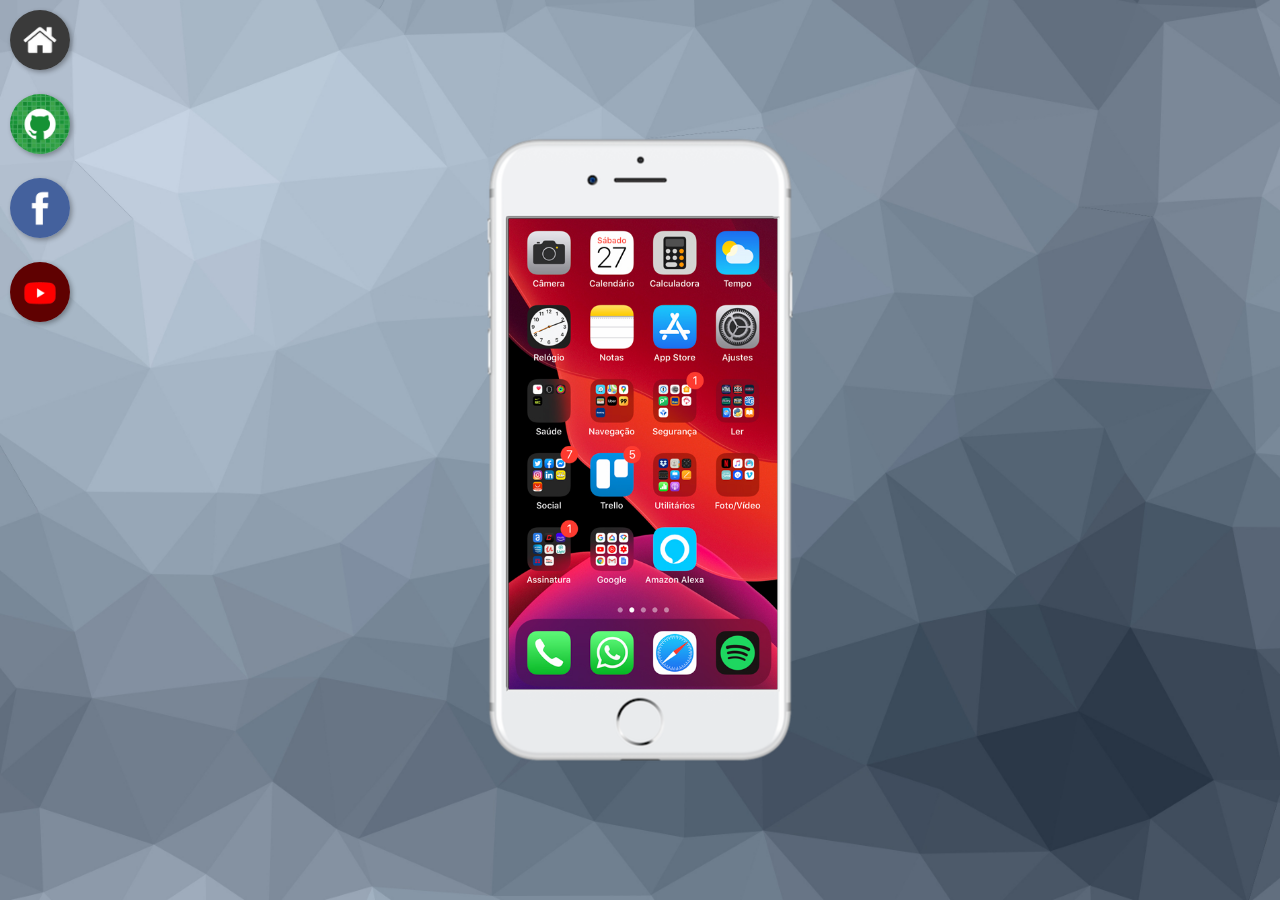
<file: index.html>
<!DOCTYPE html>
<html lang="pt-br">
<head>
    <meta charset="UTF-8">
    <meta name="viewport" content="width=device-width, initial-scale=1.0">
    <link rel="shortcut icon" href="favicon.png" type="image/x-icon">
    <title>Projeto Redes Sociais</title>
    <link rel="stylesheet" href="estilos/style.css">
</head>
<body>
    <main>
        <section id="telefone">
            <iframe src="home.html" name="tela" id="tela" >
                Seu navegador não é compativel com isso.
            </iframe>

        </section>
        <section id="redes-sociais">
            <a href="home.html" target="tela"><img src="imagens/logo-home.jpg" alt="home"></a><br>
            <a href="github.html" target="tela"><img src="imagens/logo-github.jpg" alt="github"></a><br>
            <a href="facebook.html" target="tela"><img src="imagens/logo-facebook.jpg" alt="facebook"></a><br>
            <a href="youtube.html" target="tela"><img src="imagens/logo-youtube.jpg" alt="youtube"></a><br>
            

        </section>
    </main>
</body>
</html>
</file>
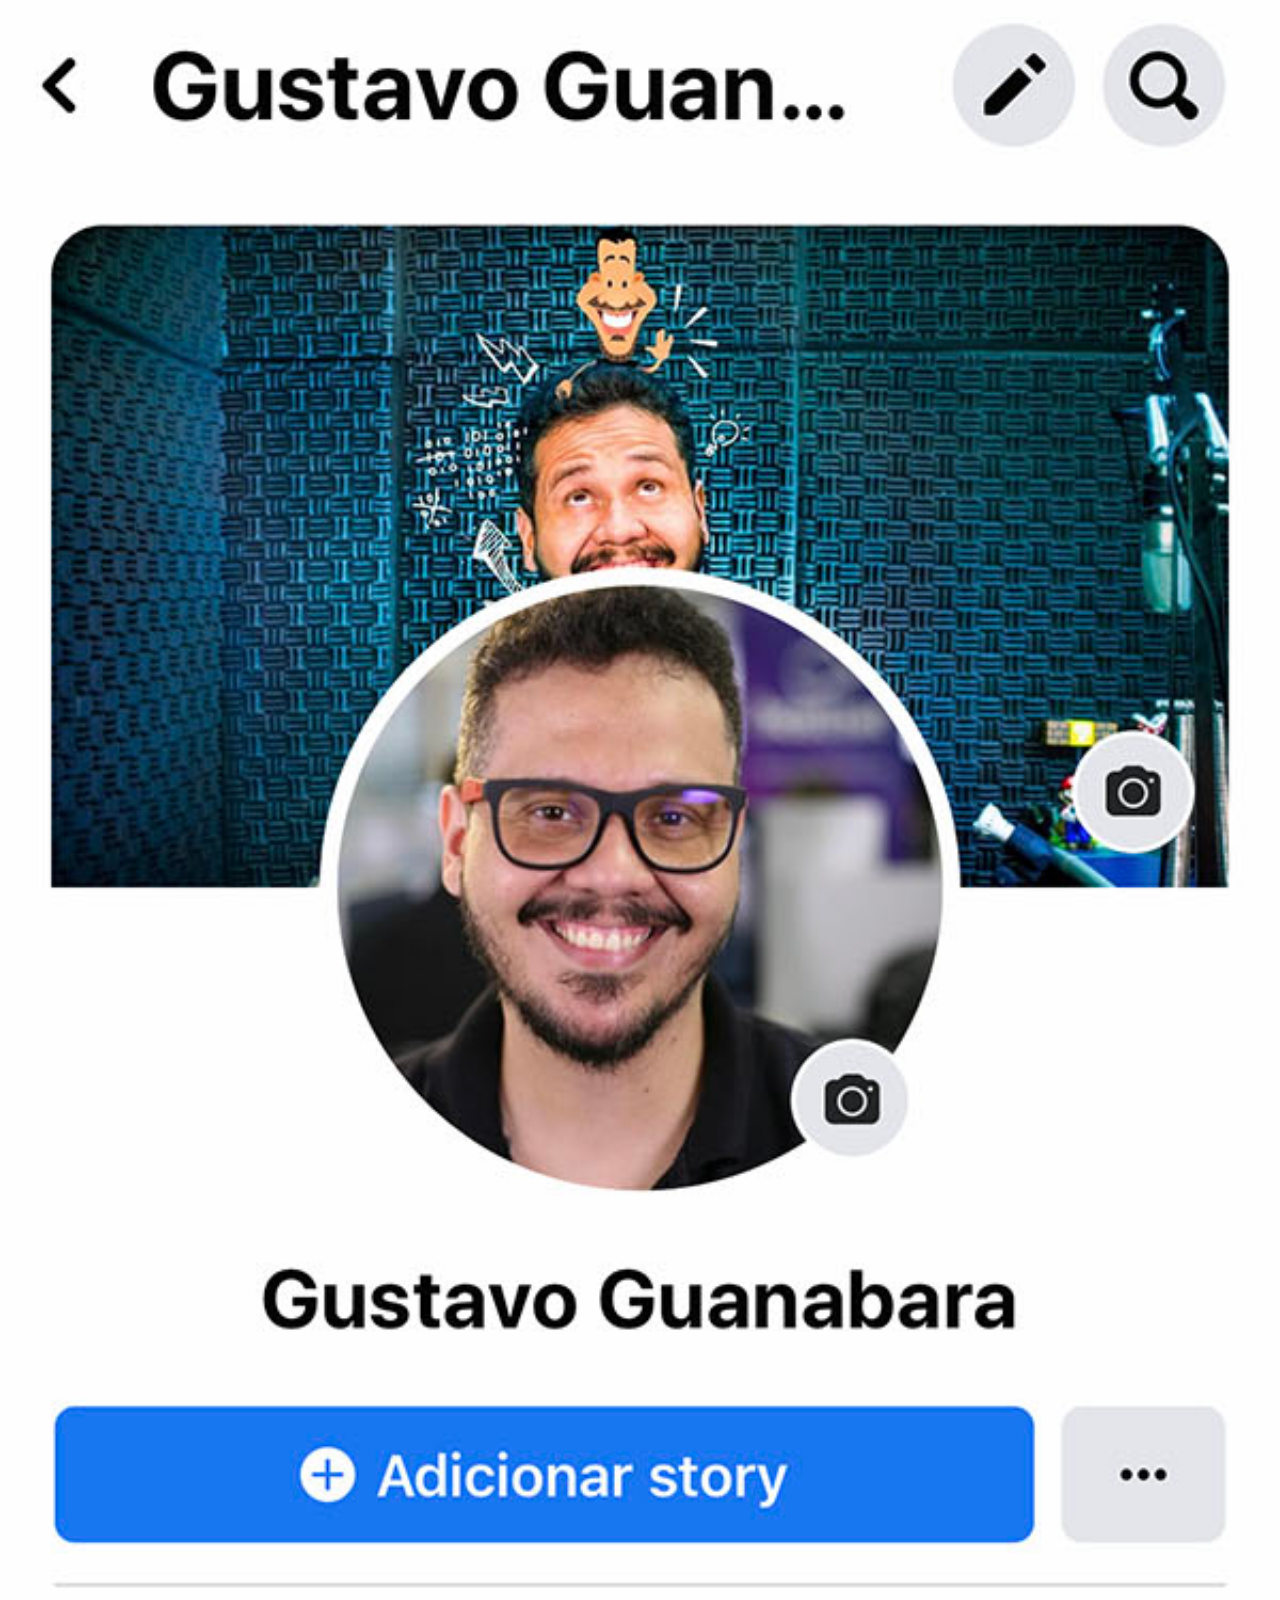
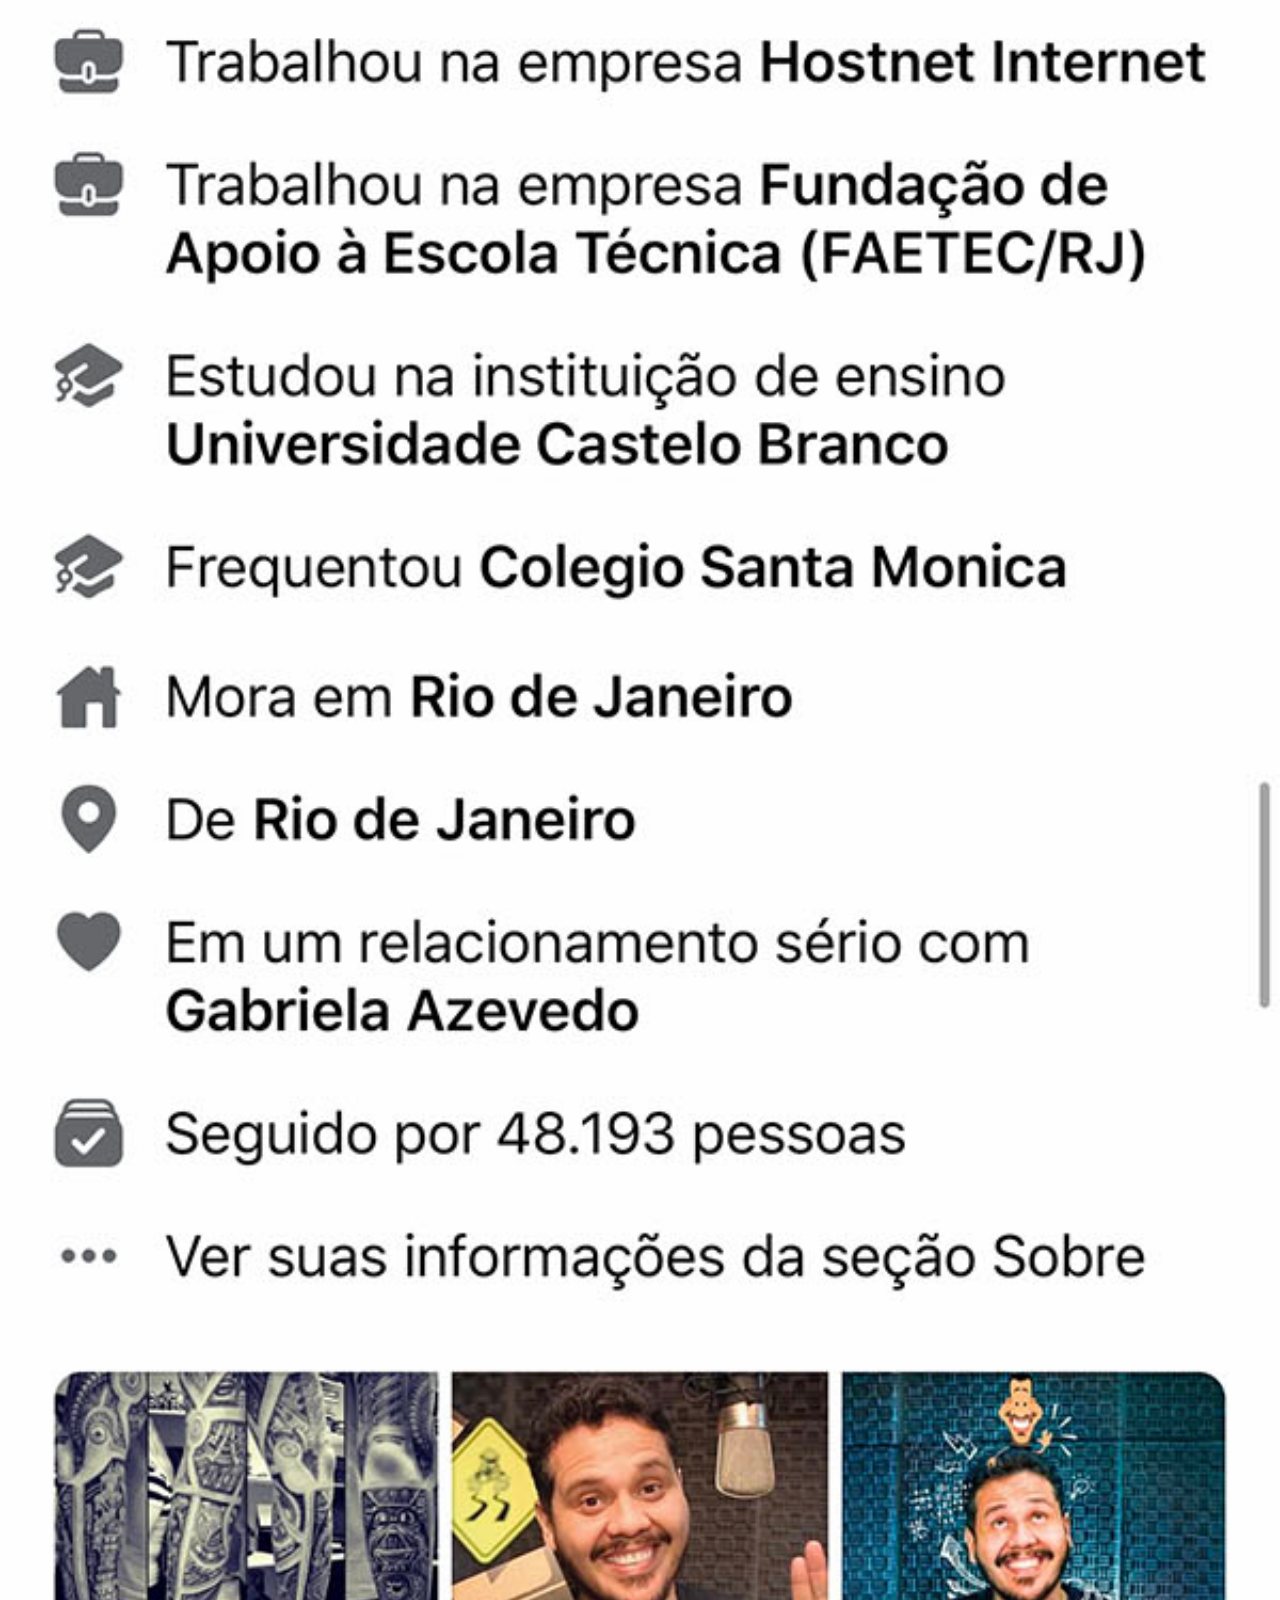
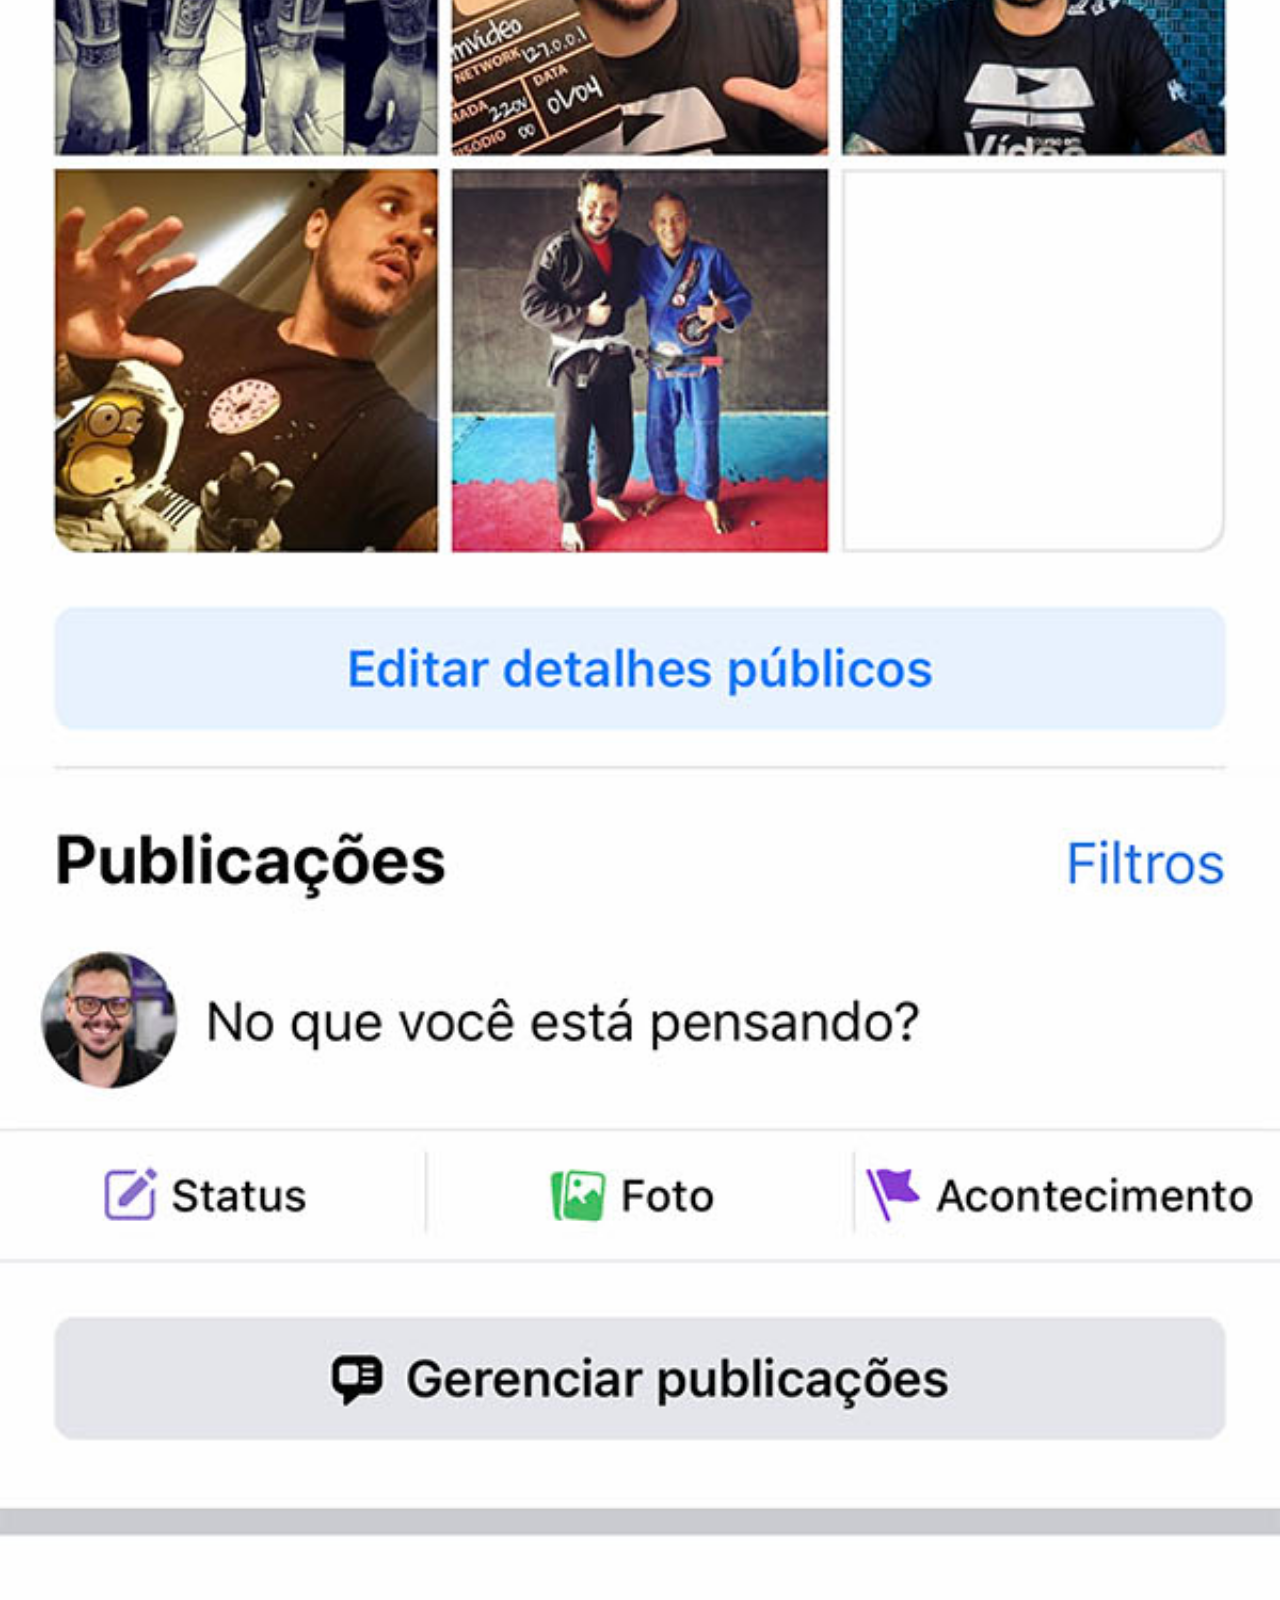
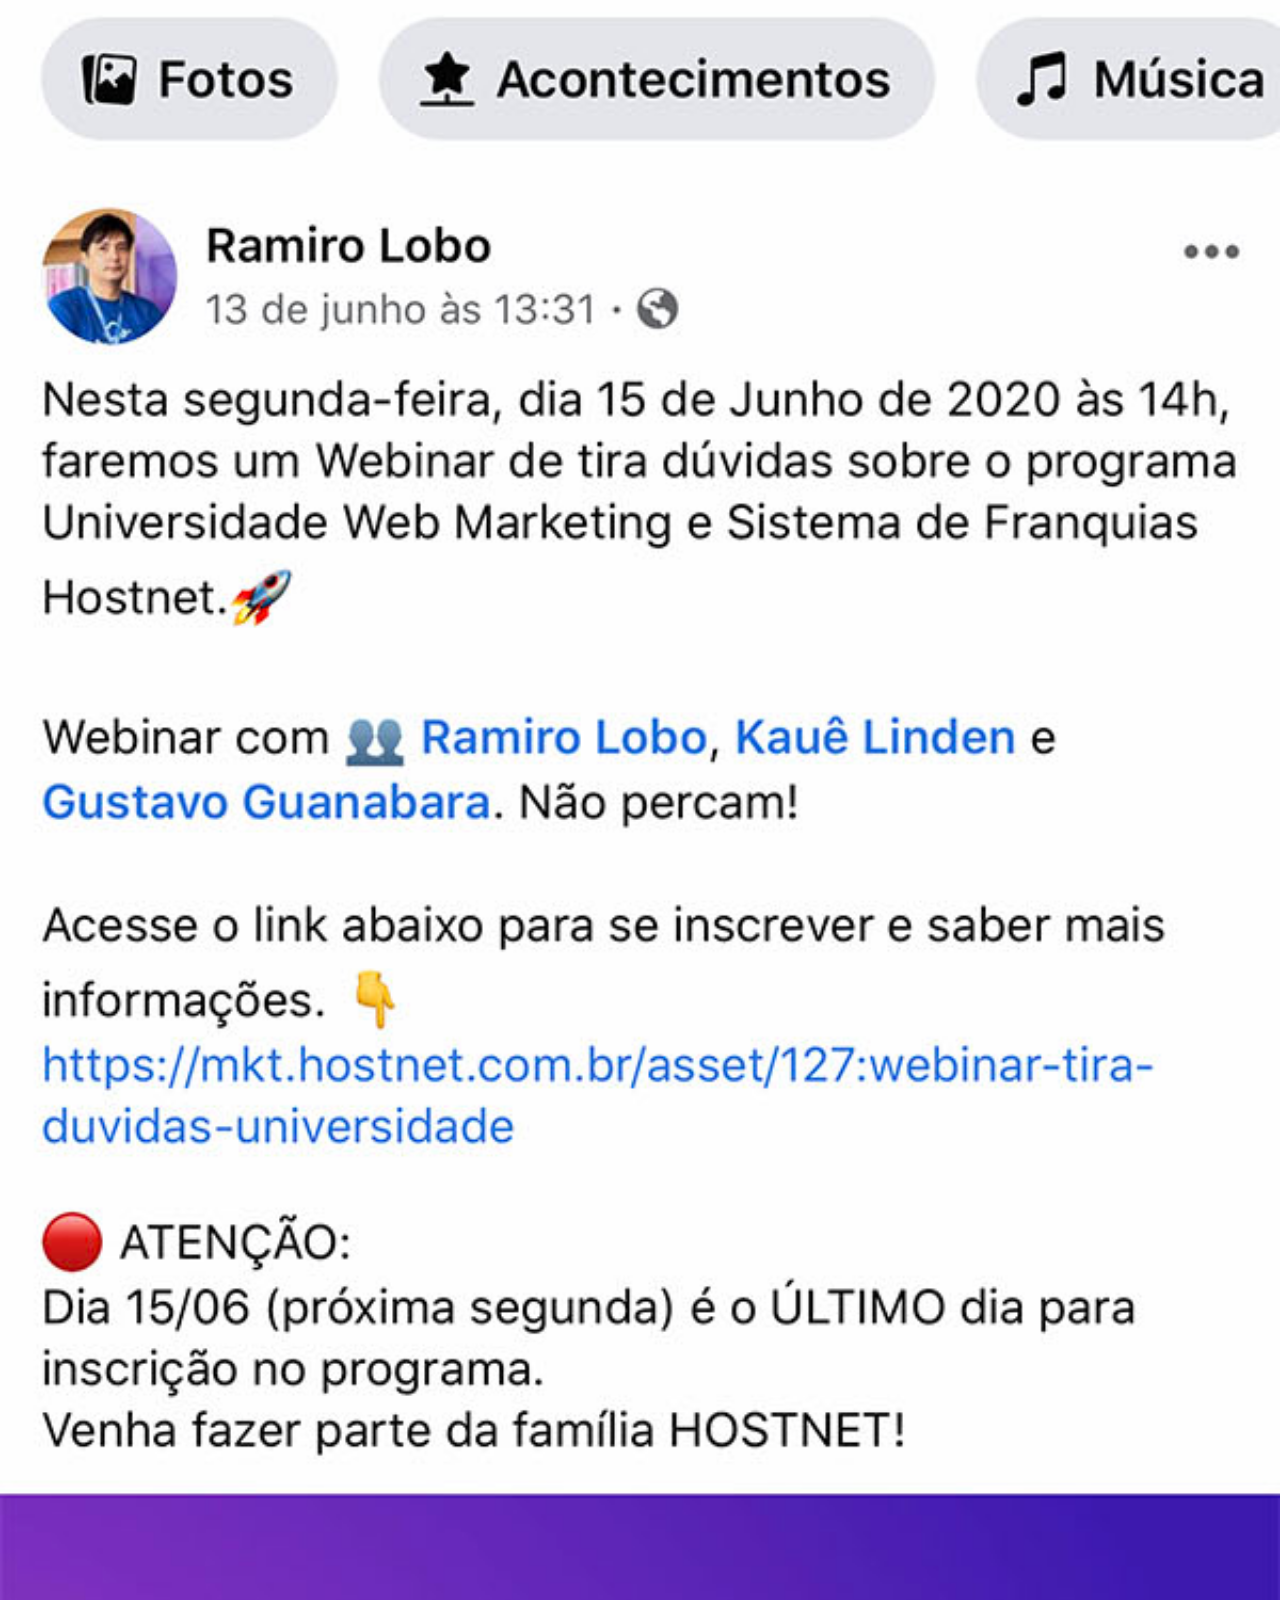
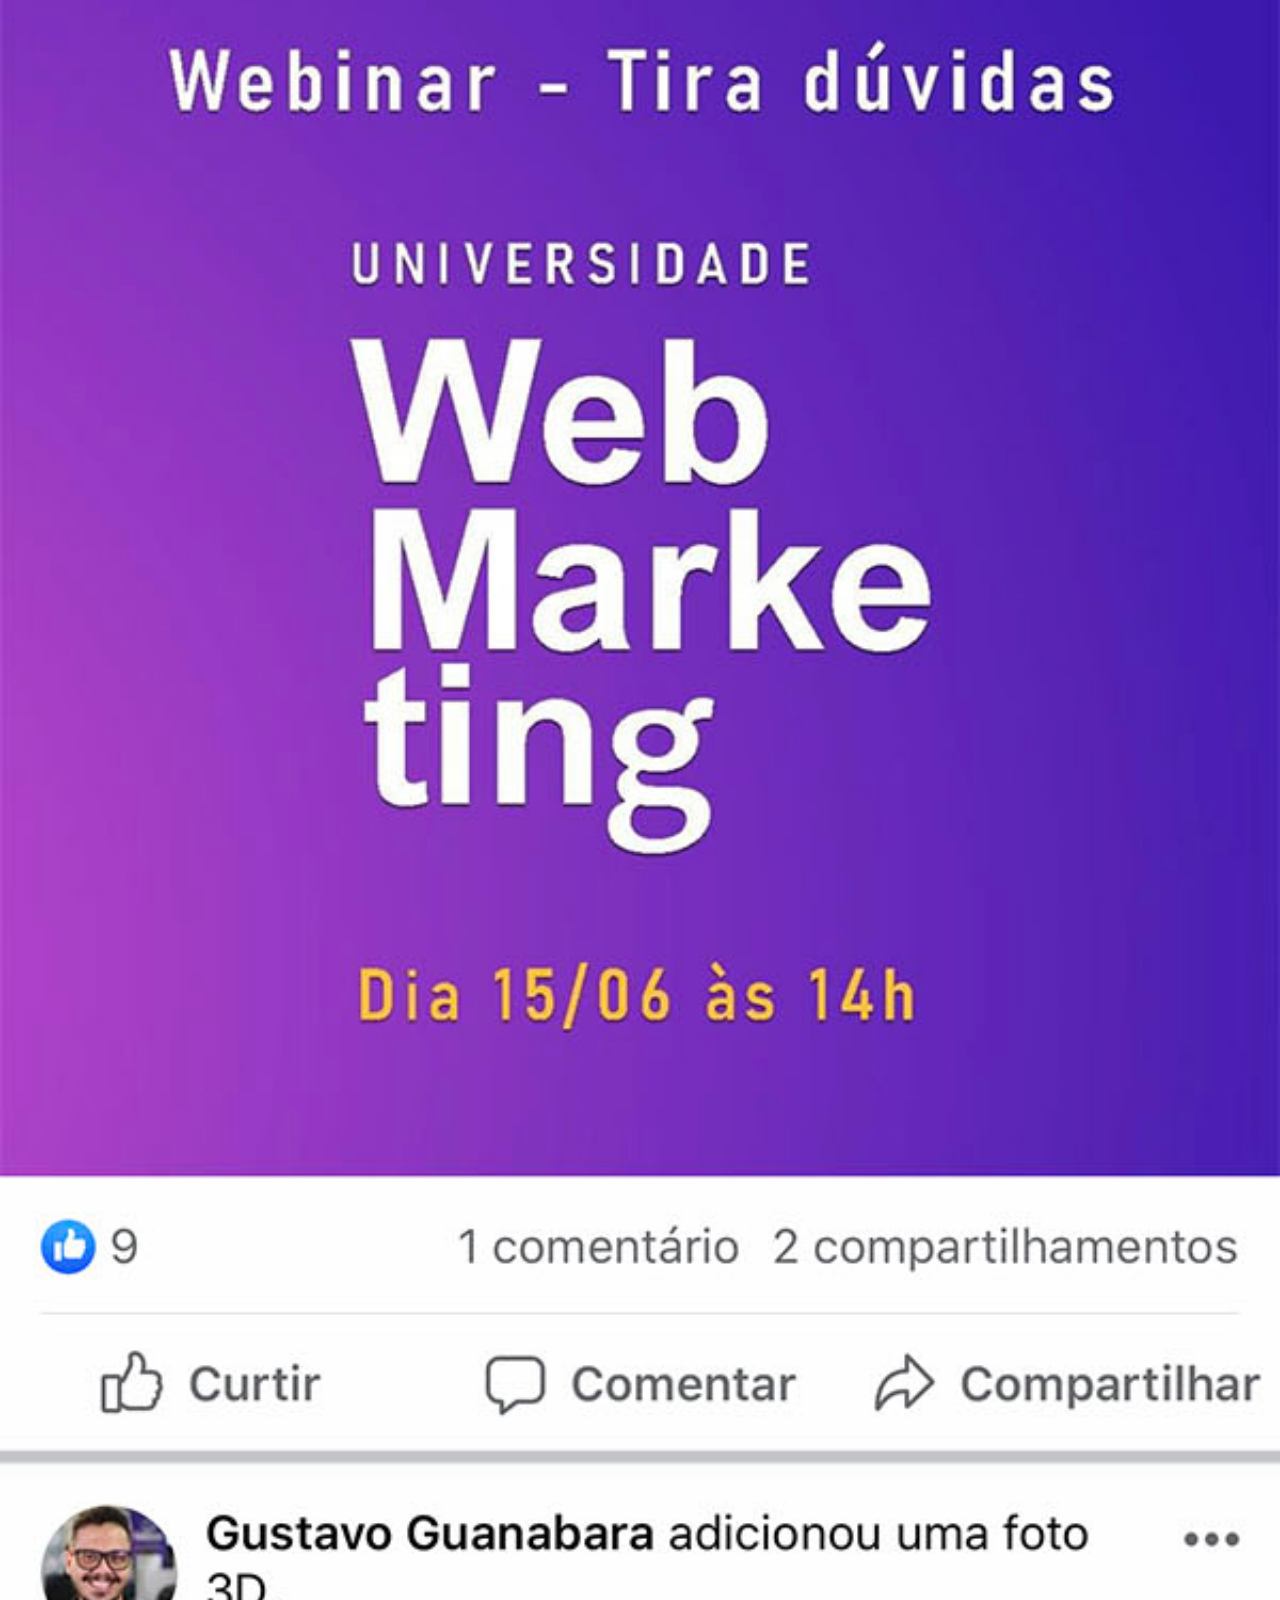
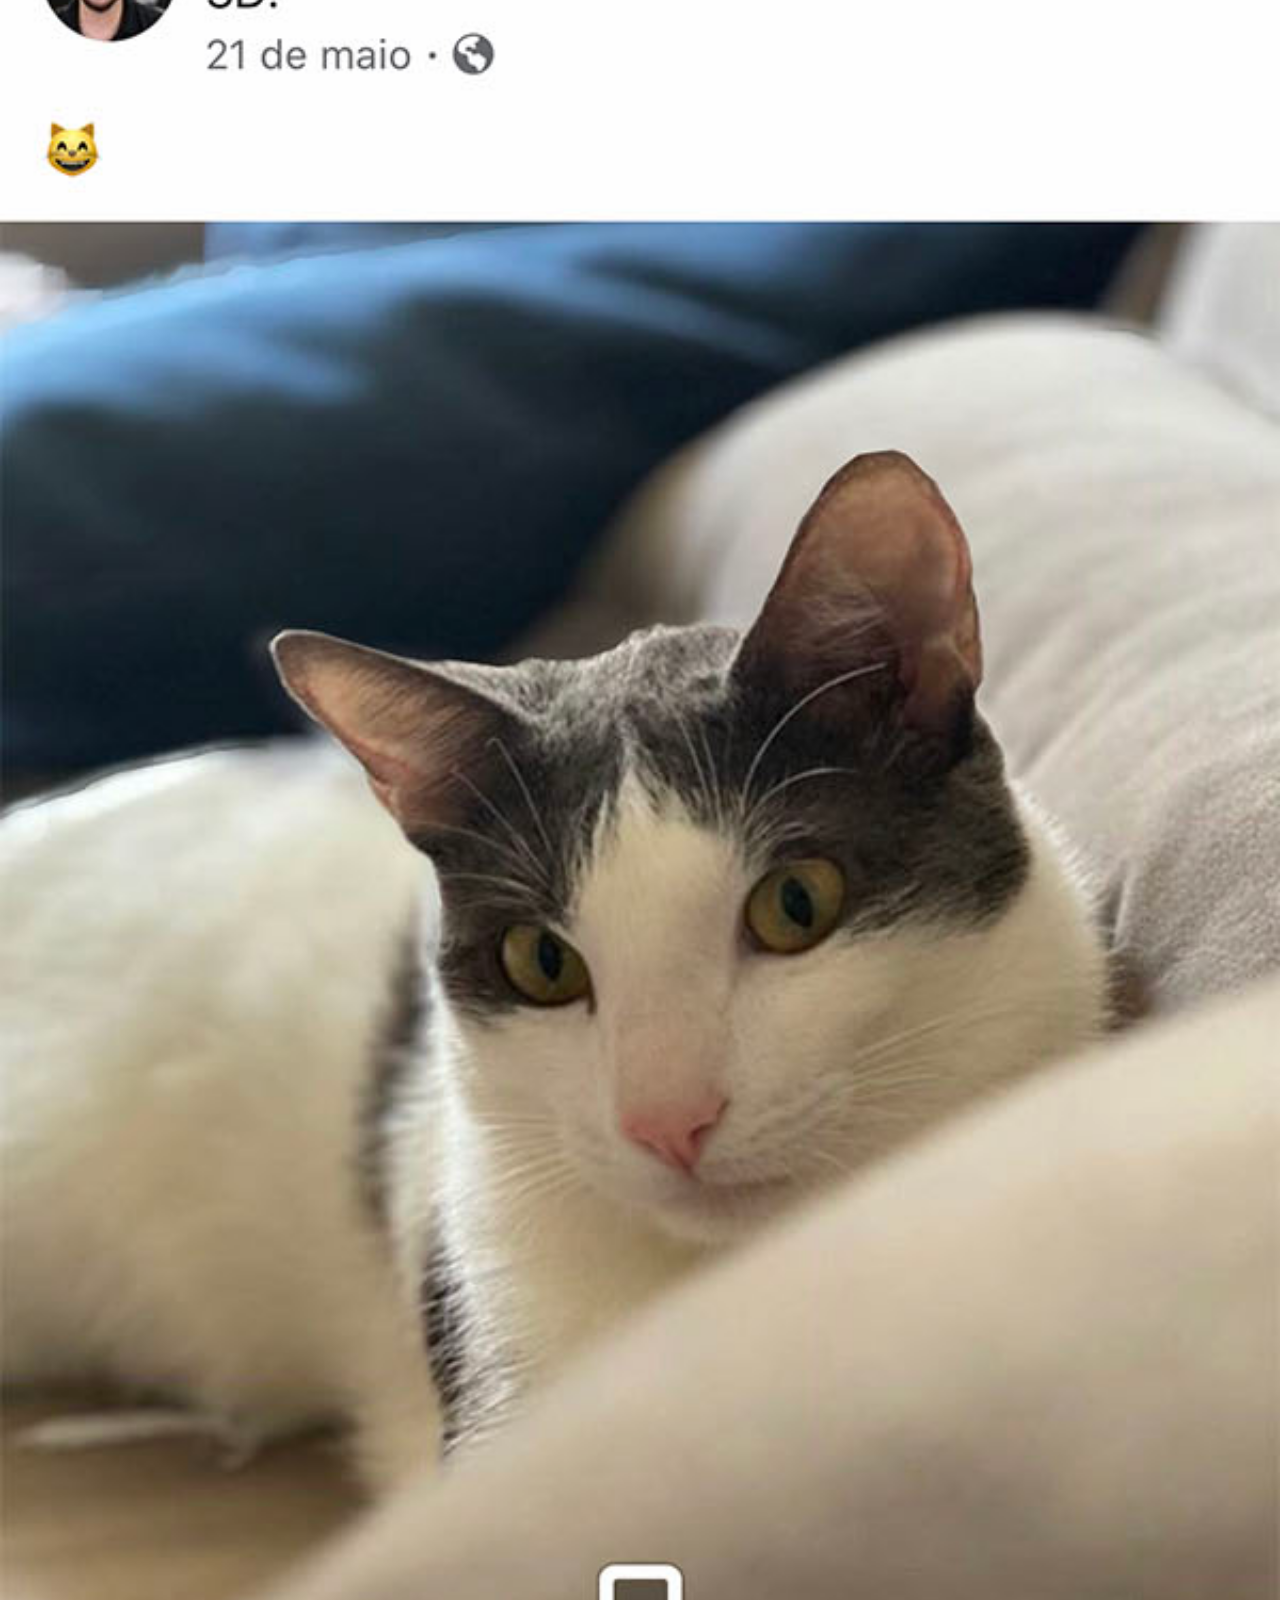
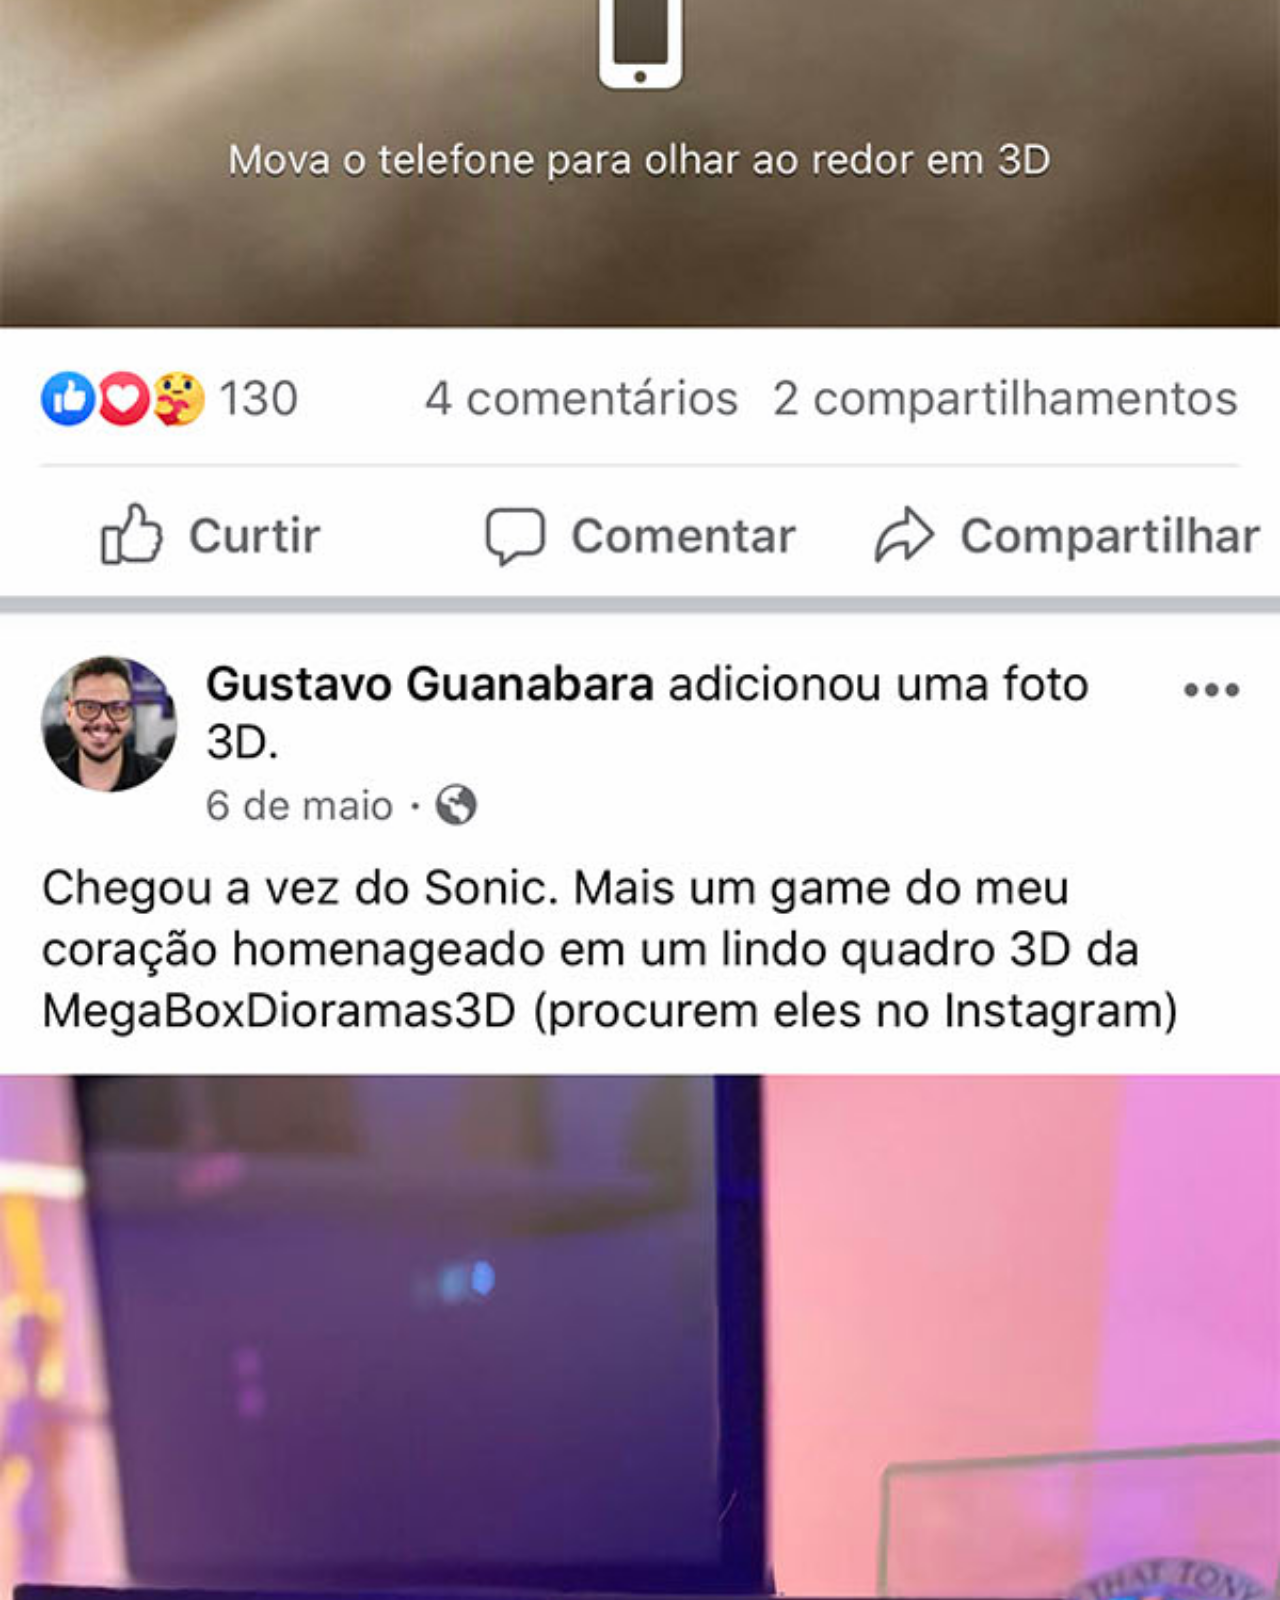
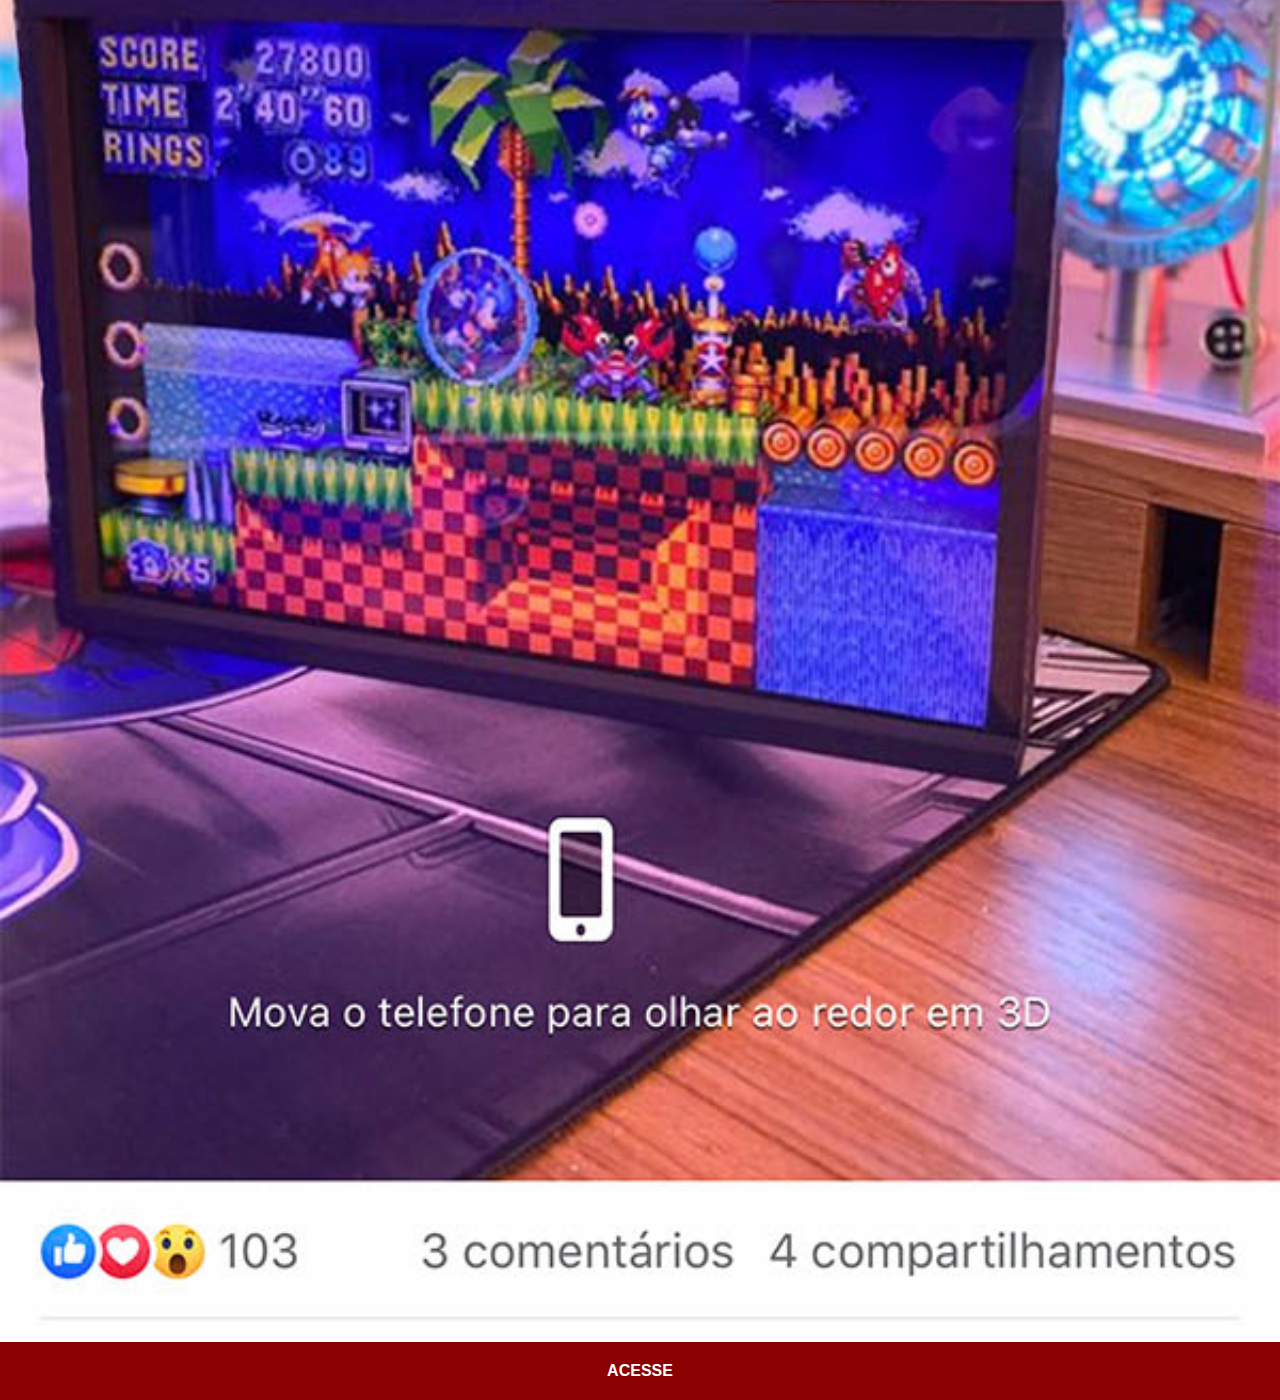
<file: facebook.html>
<!DOCTYPE html>
<html lang="pt-br">
<head>
    <meta charset="UTF-8">
    <meta name="viewport" content="width=device-width, initial-scale=1.0">
    <title>facebook</title>
    <link rel="stylesheet" href="estilos/social.css">
</head>
<body>
    <img src="imagens/tela-facebook.jpg" alt="facebook">
    <a href="https://www.facebook.com/gustavoguanabara" target="_blank">ACESSE</a>
</body>
</html>
</file>
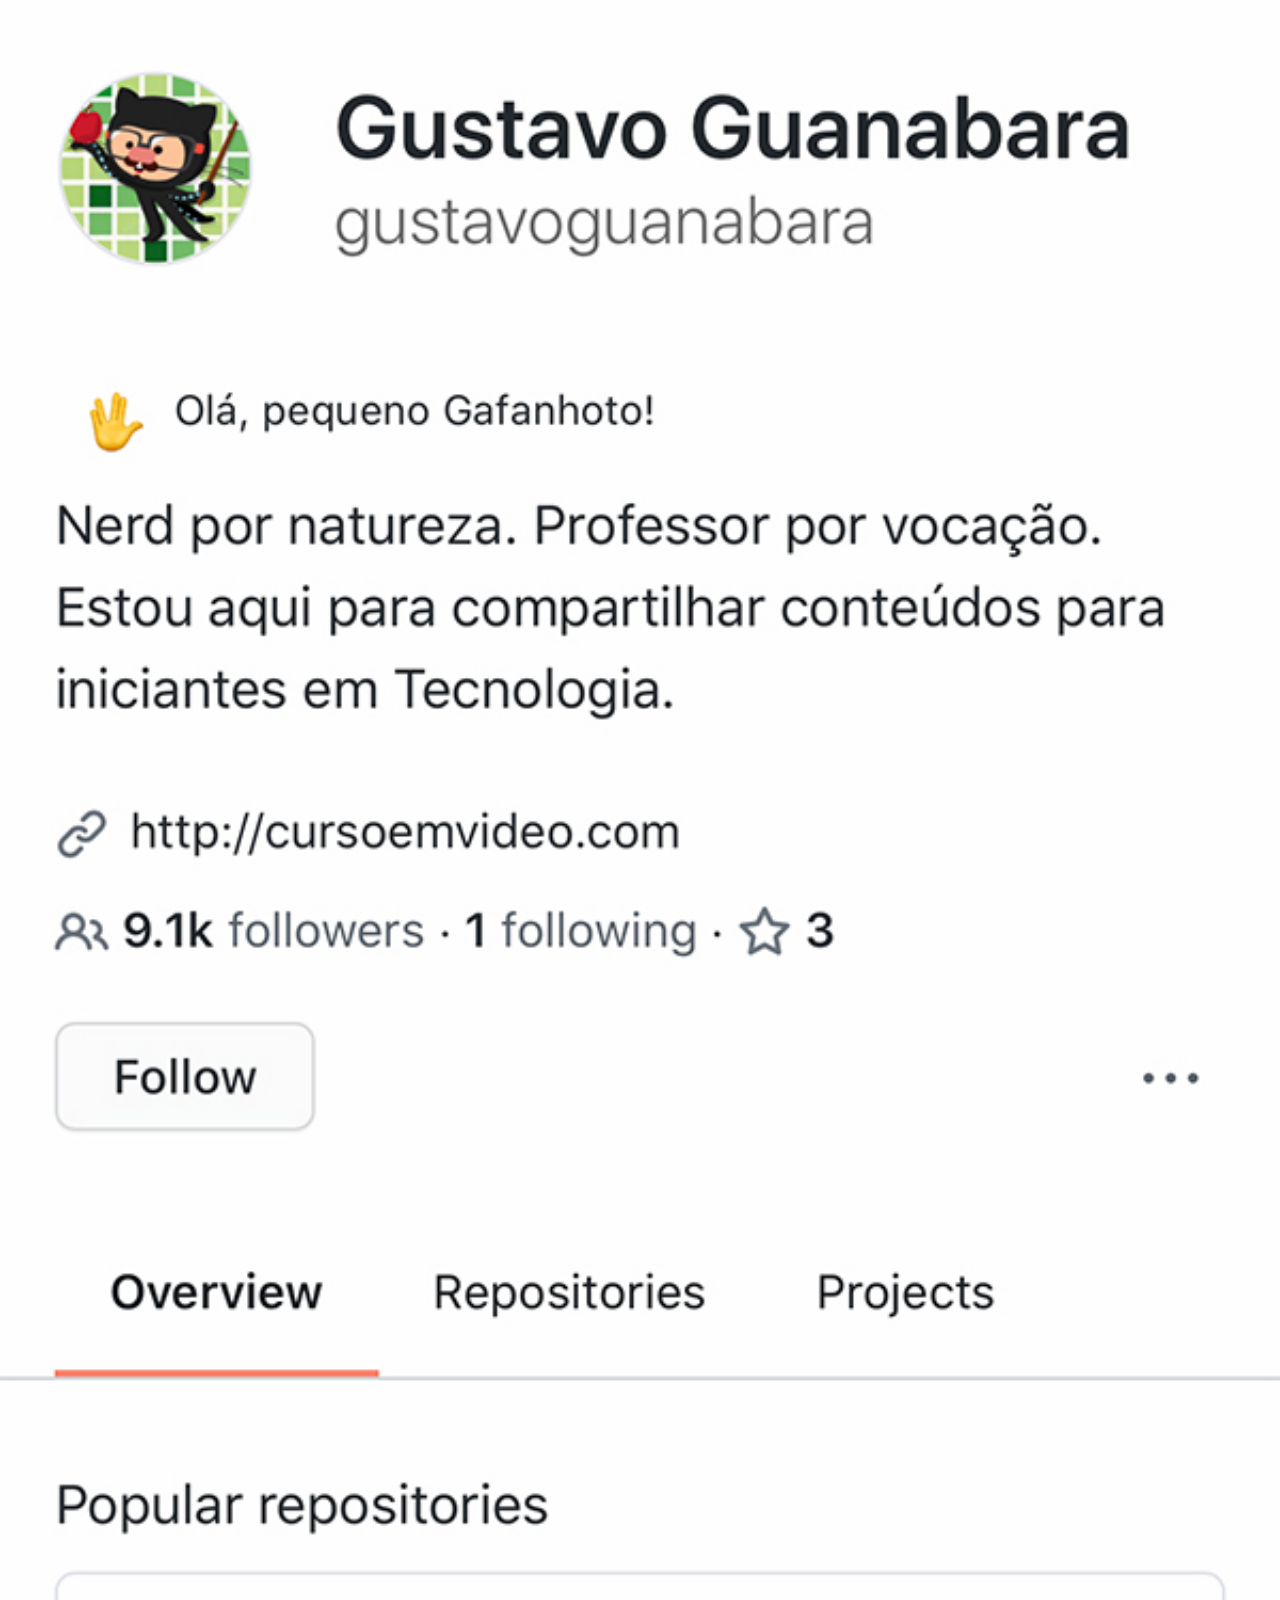
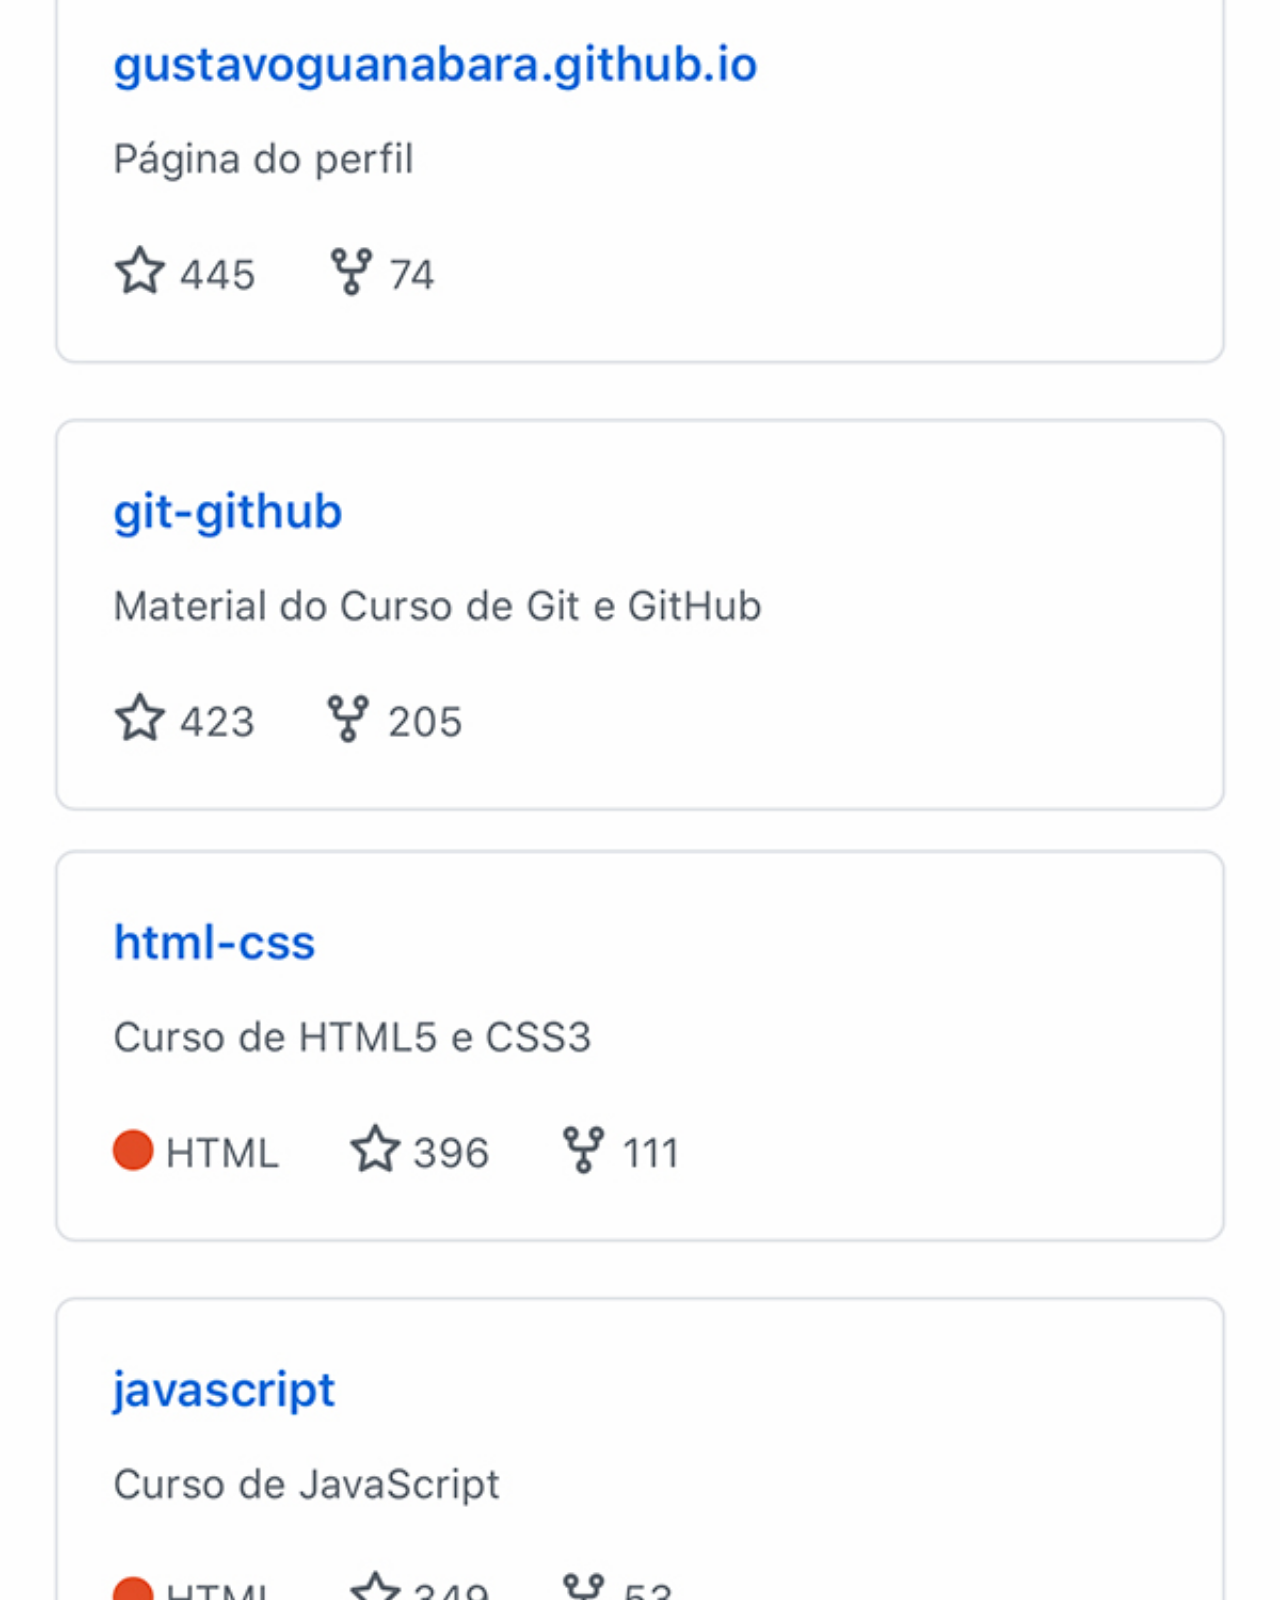
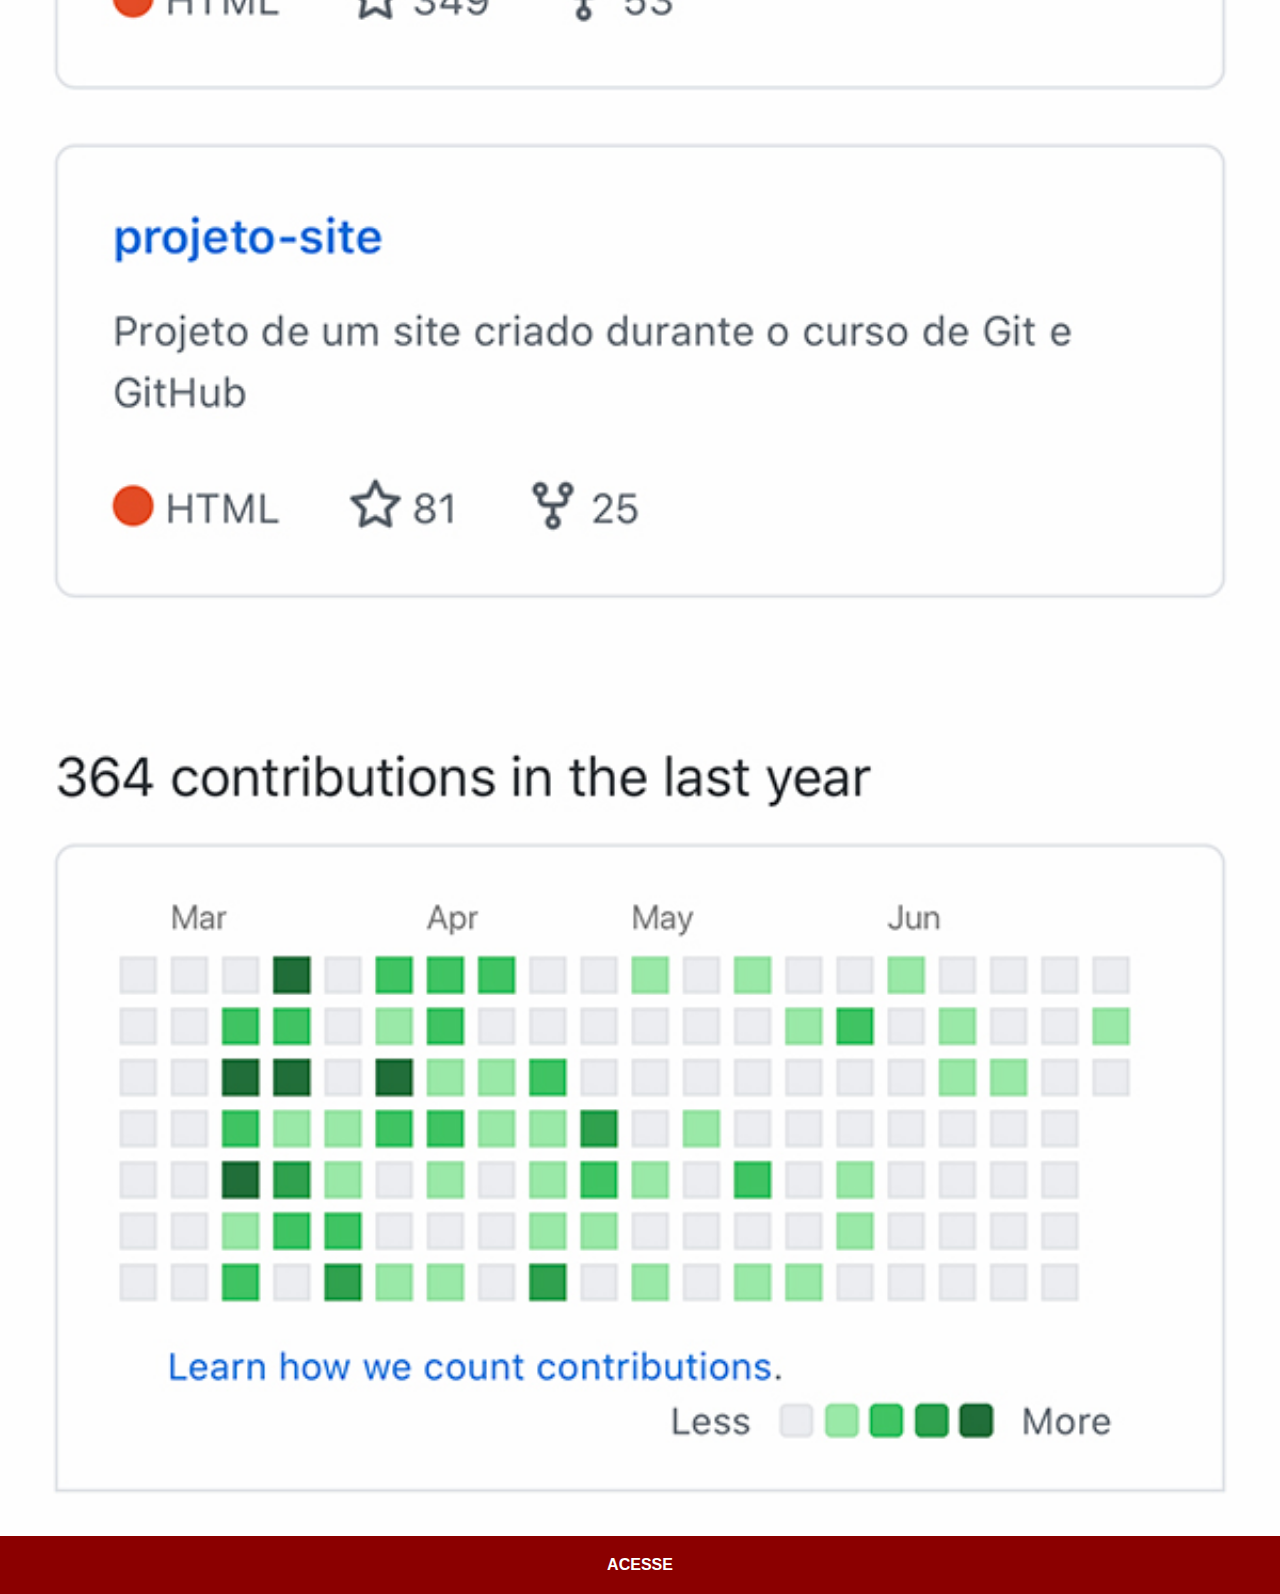
<file: github.html>
<!DOCTYPE html>
<html lang="pt-br">
<head>
    <meta charset="UTF-8">
    <meta name="viewport" content="width=device-width, initial-scale=1.0">
    <title>github</title>
    <link rel="stylesheet" href="estilos/social.css">
</head>
<body>
    <img src="imagens/tela-github.jpg" alt="github">
    <a href="https://github.com/gustavoguanabara" target="_blank">ACESSE</a>
</body>
</html>
</file>
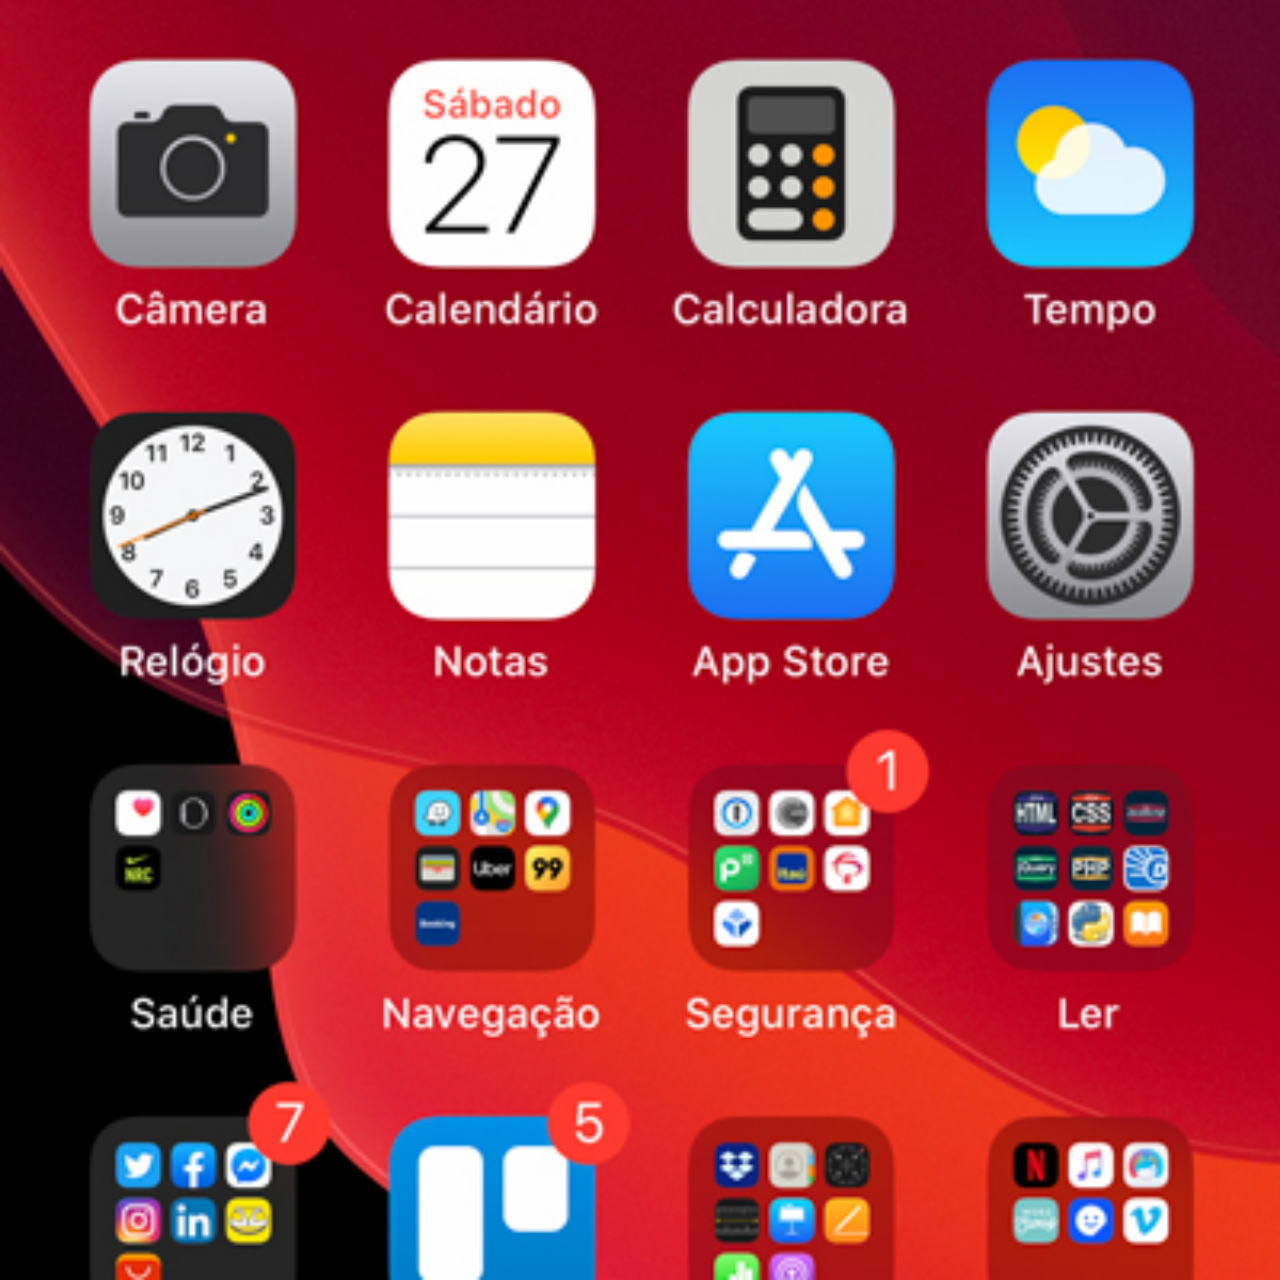
<file: home.html>
<!DOCTYPE html>
<html lang="pt-br">
<head>
    <meta charset="UTF-8">
    <meta name="viewport" content="width=device-width, initial-scale=1.0">
    <title>Home</title>
</head>
<style>
    *{
        margin: 0;
        padding: 0;
    }

    body{
        width: 100vw;
        height: 100vw;
        background: black url(imagens/tela-home.jpg)no-repeat top center;
        background-size: cover;
    }
</style>
<body>
    
</body>
</html>
</file>
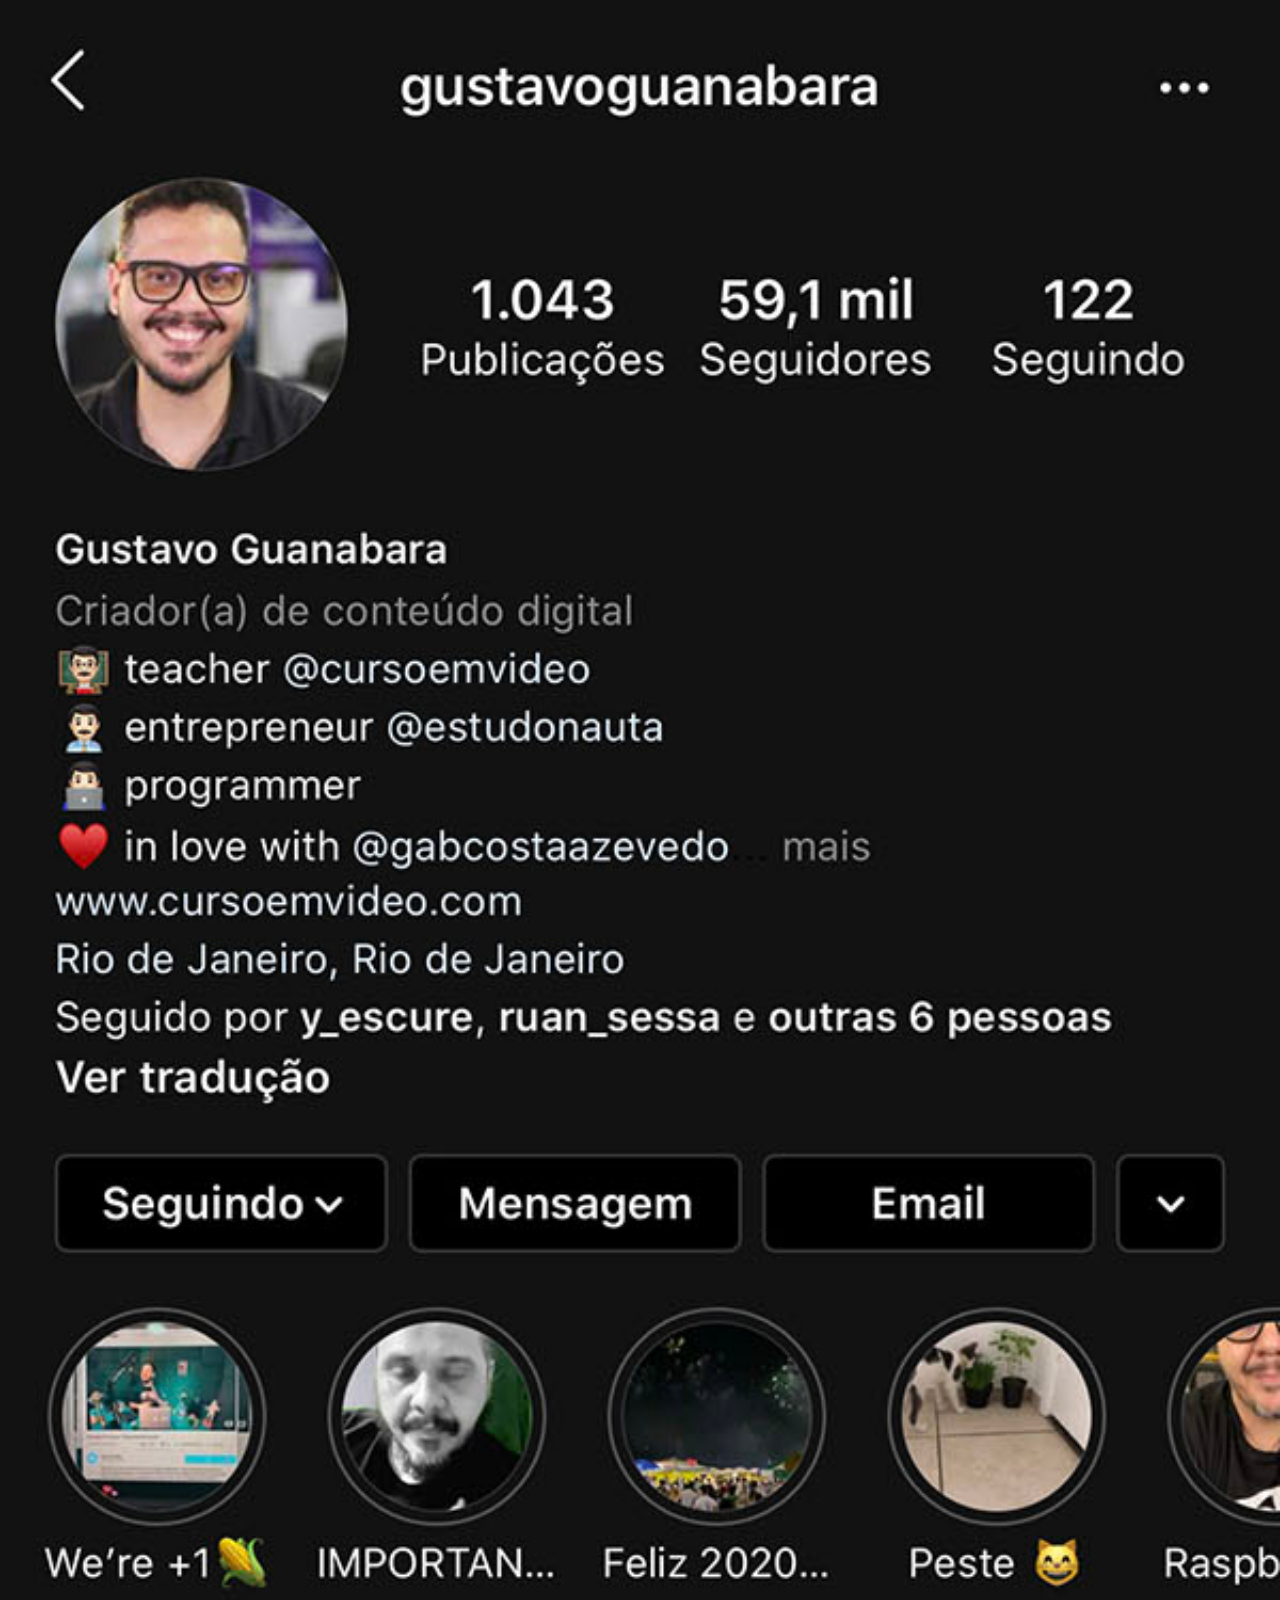
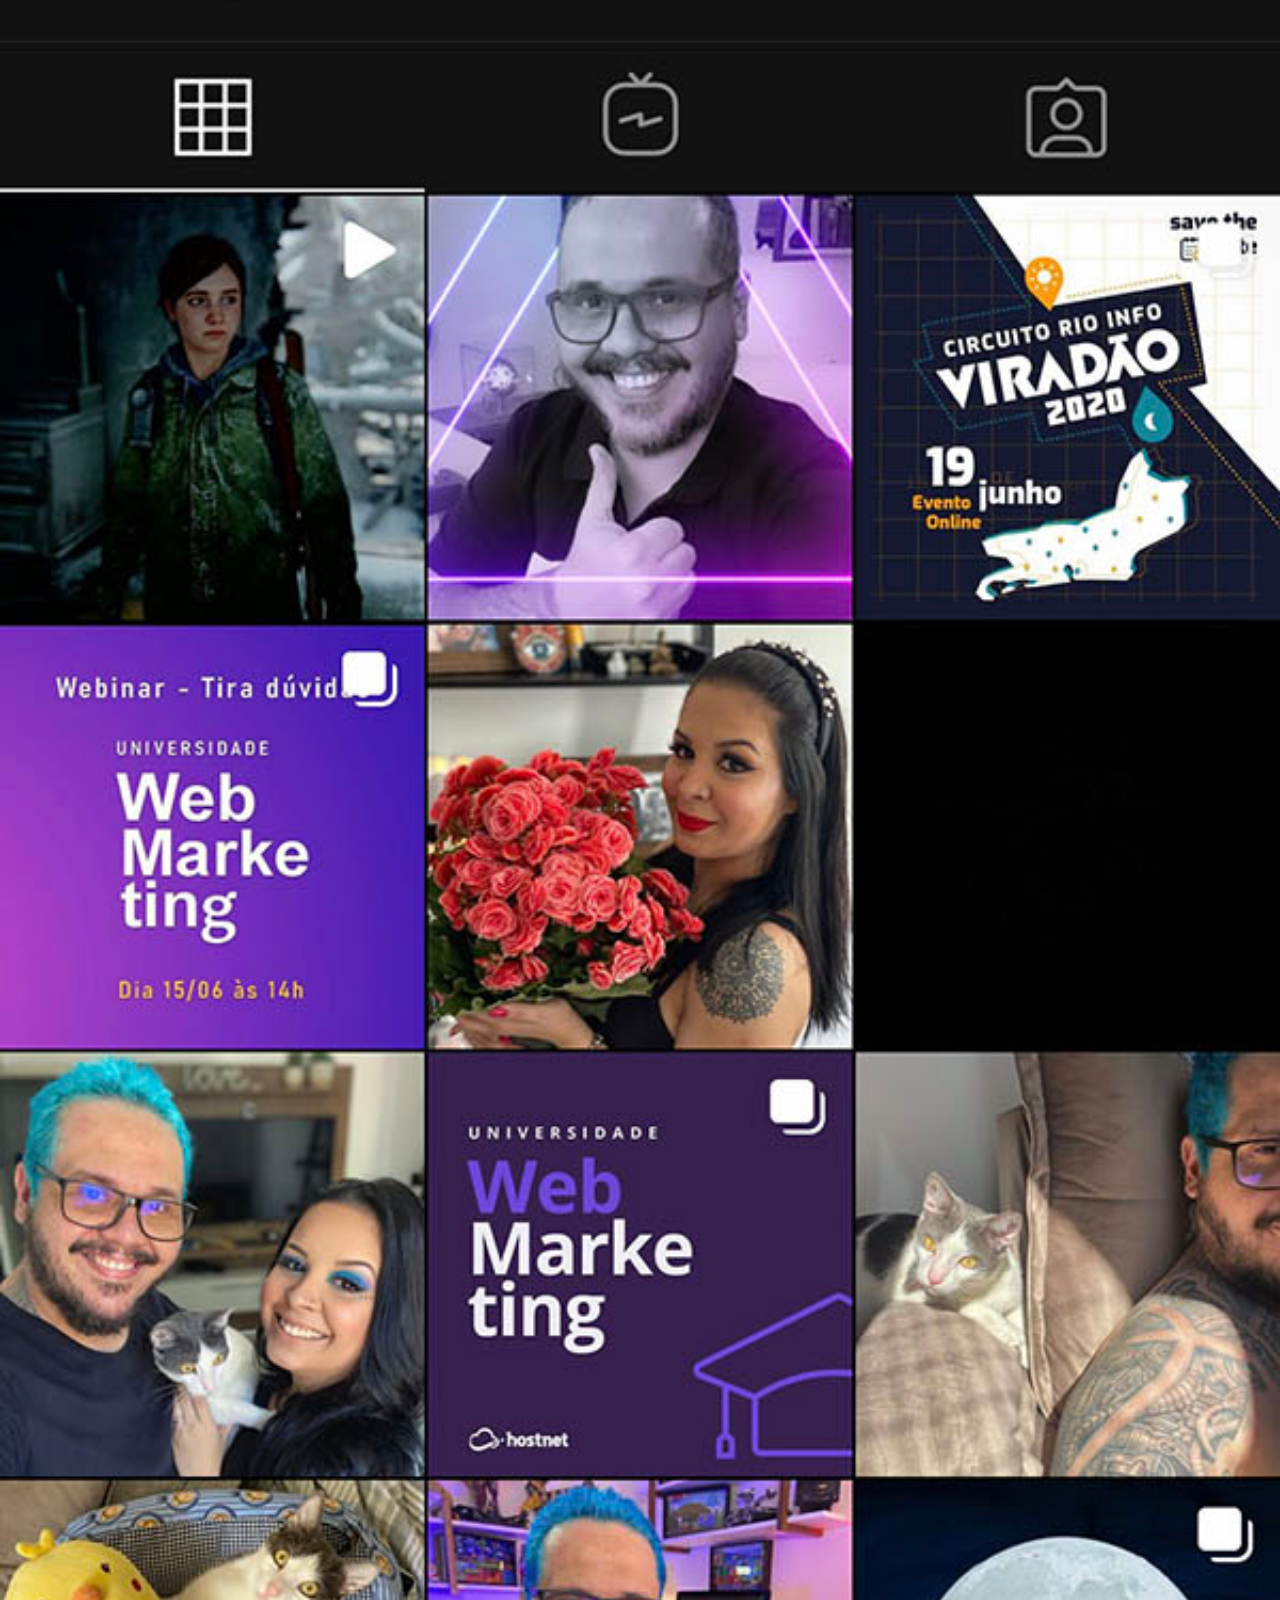
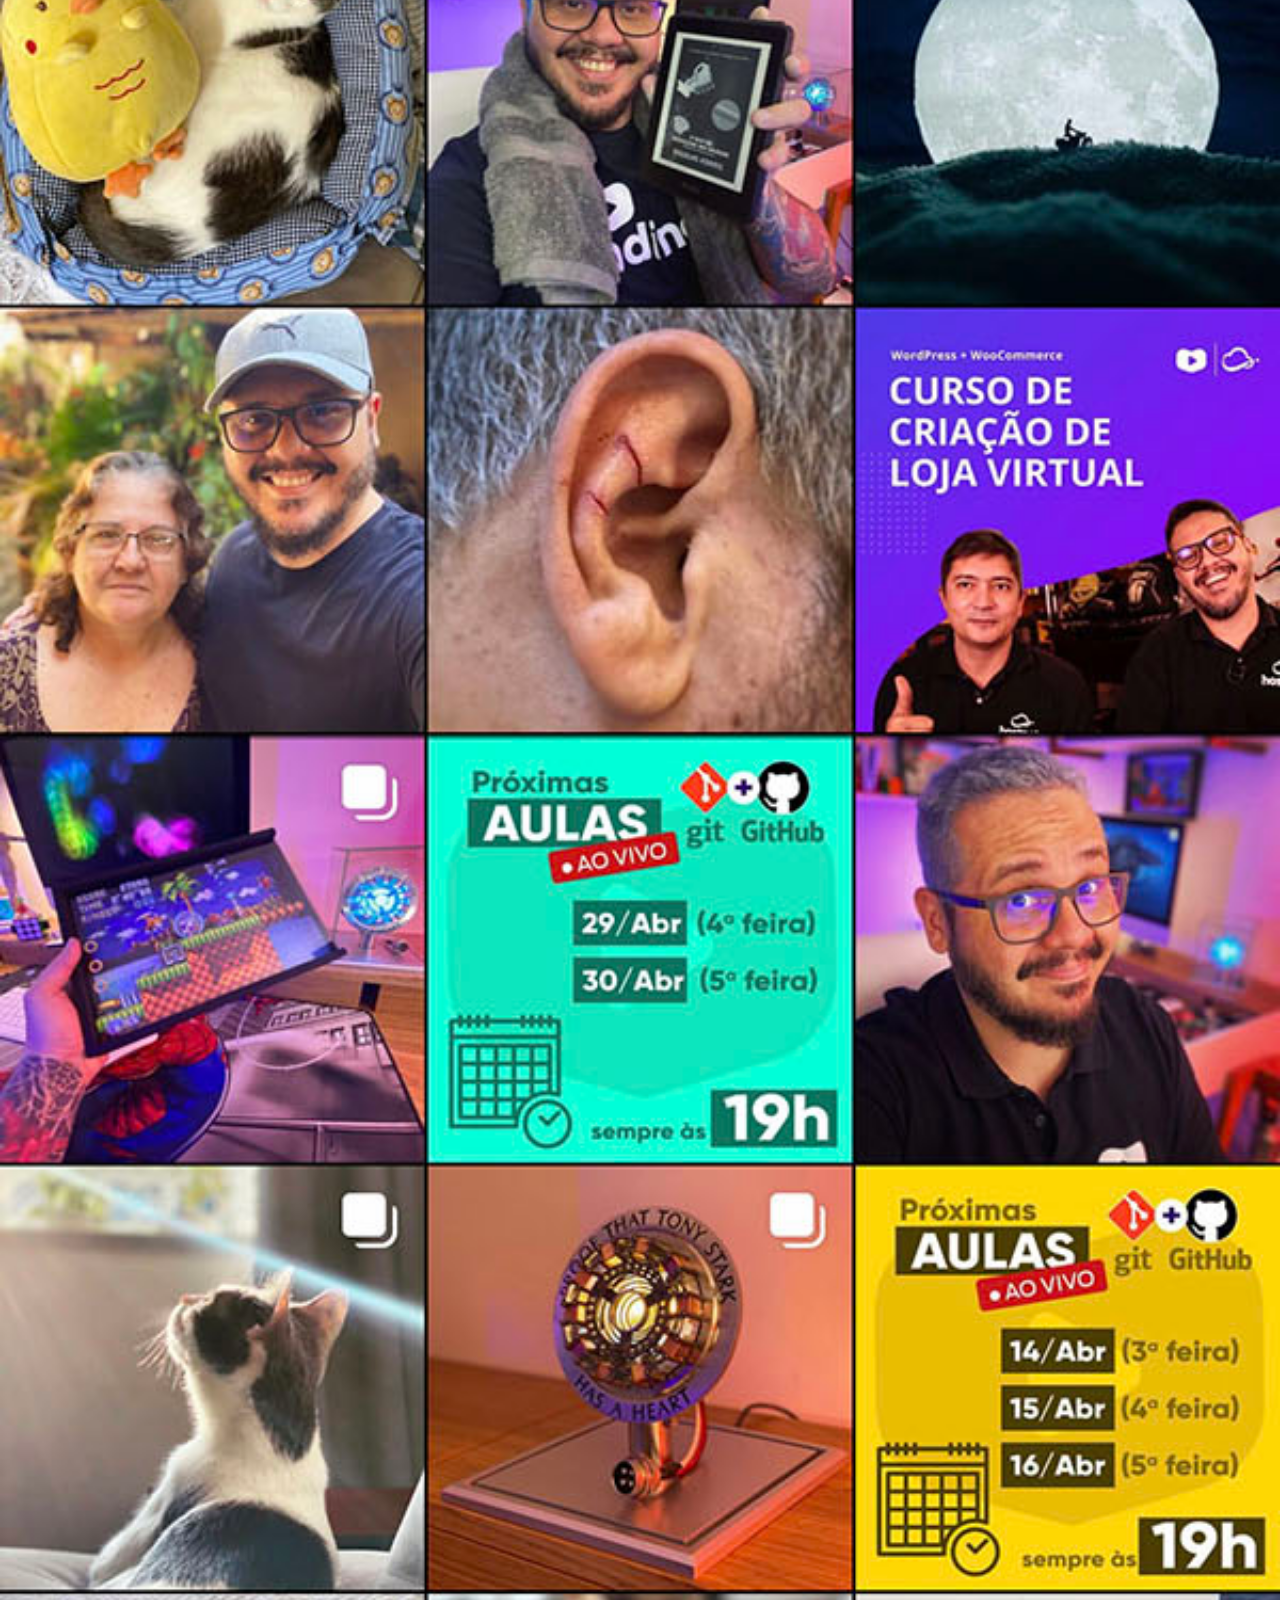
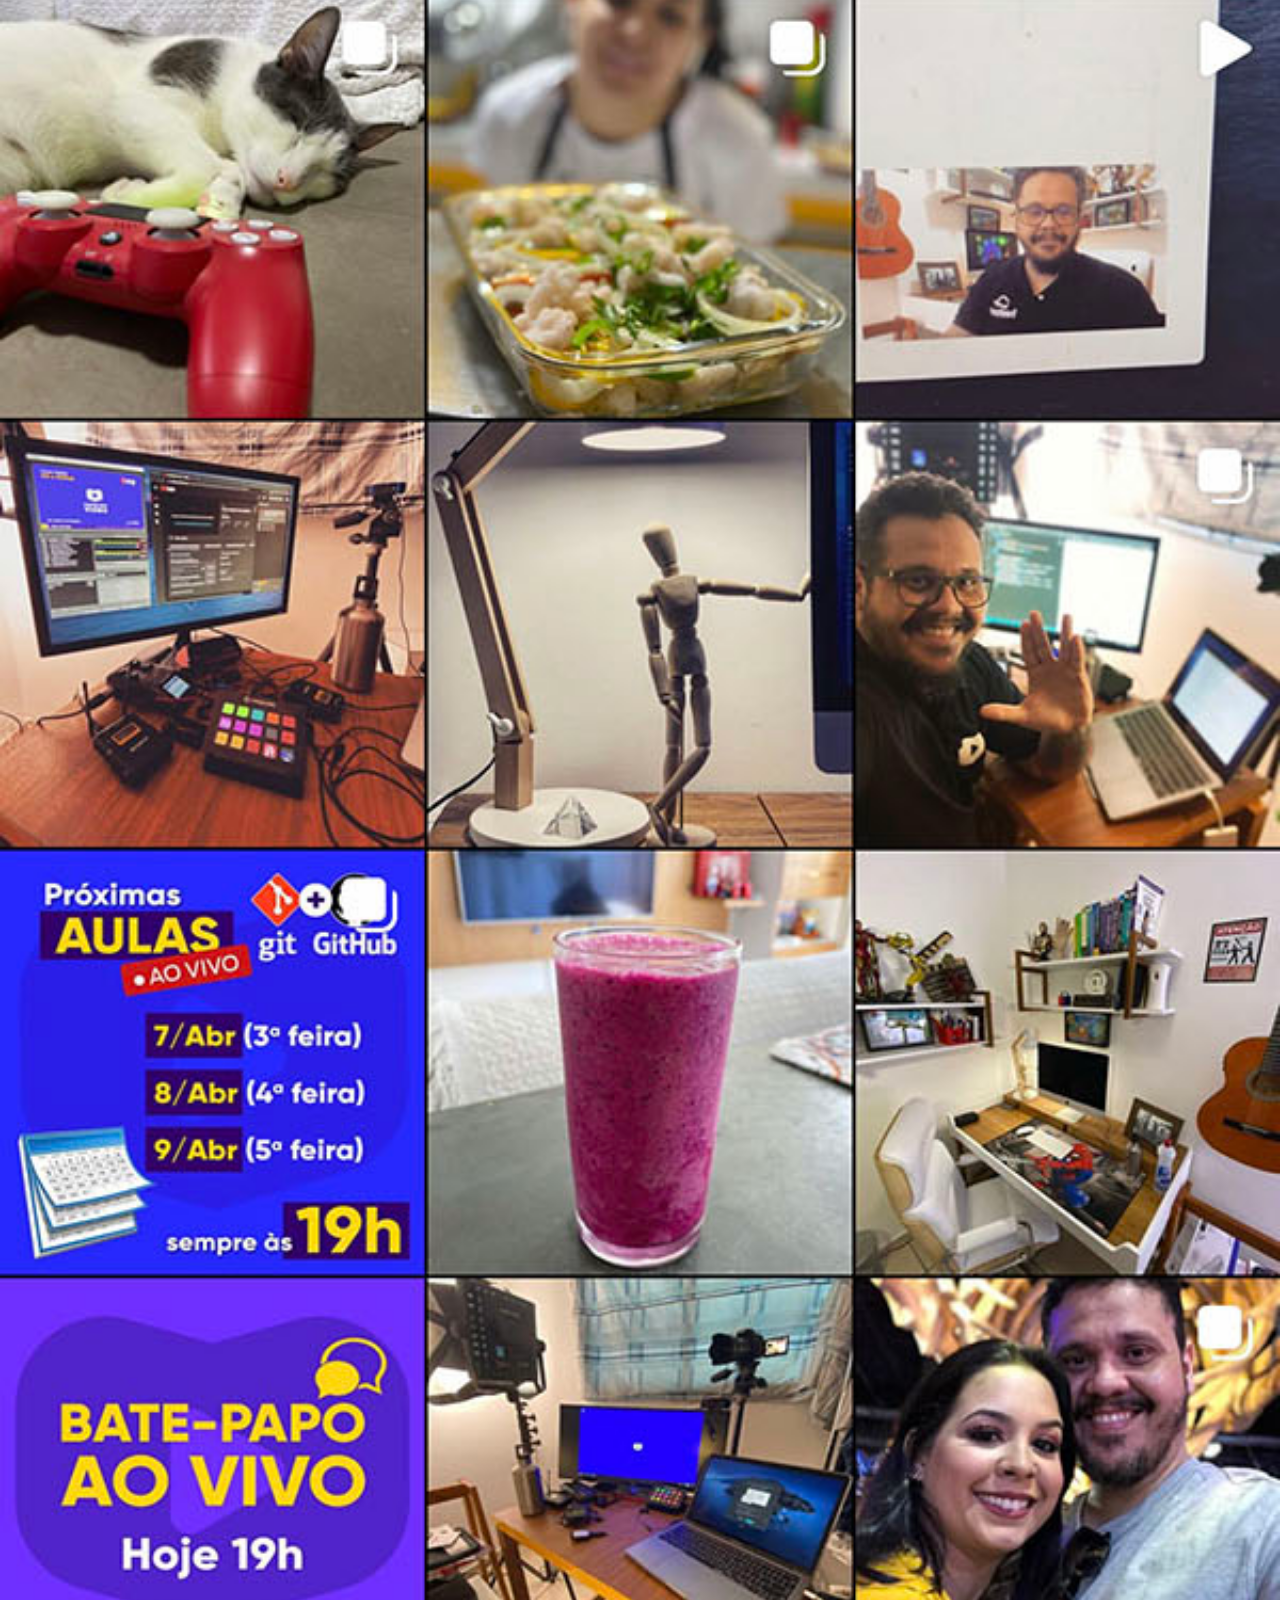
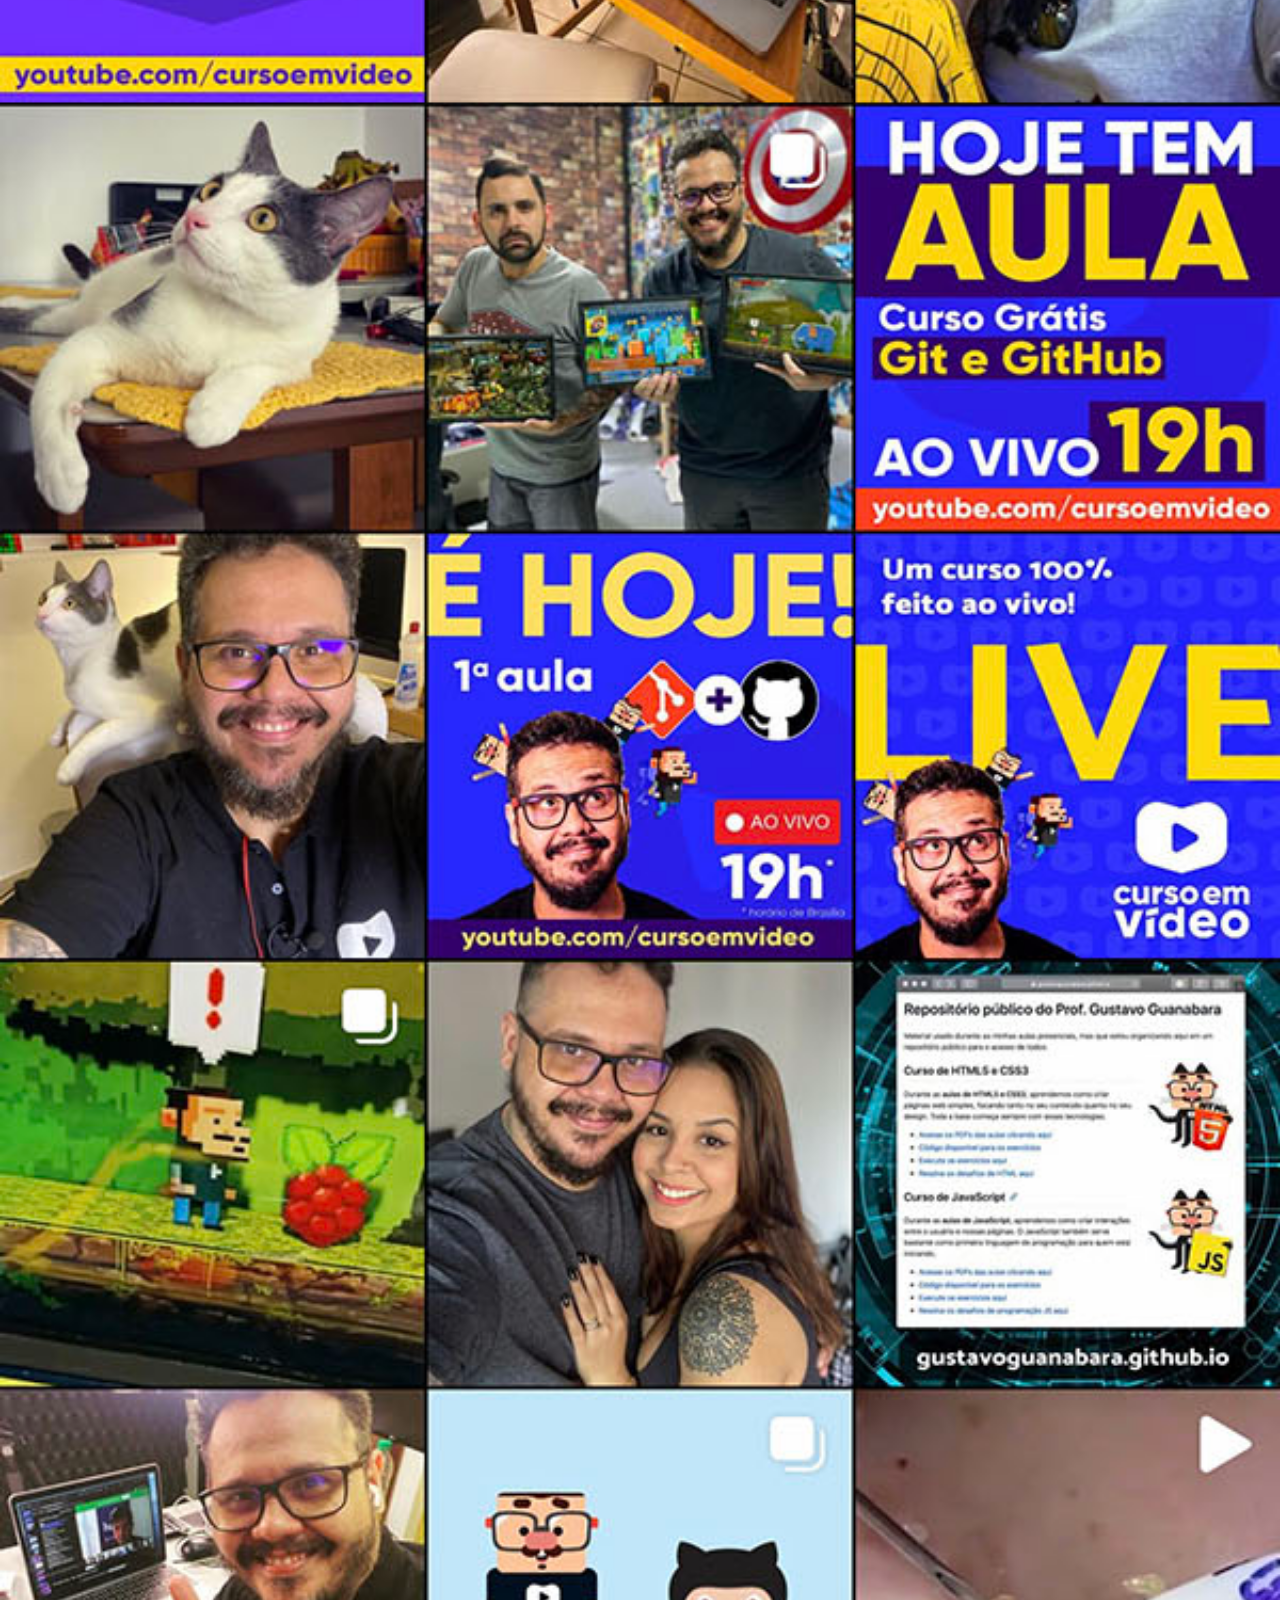
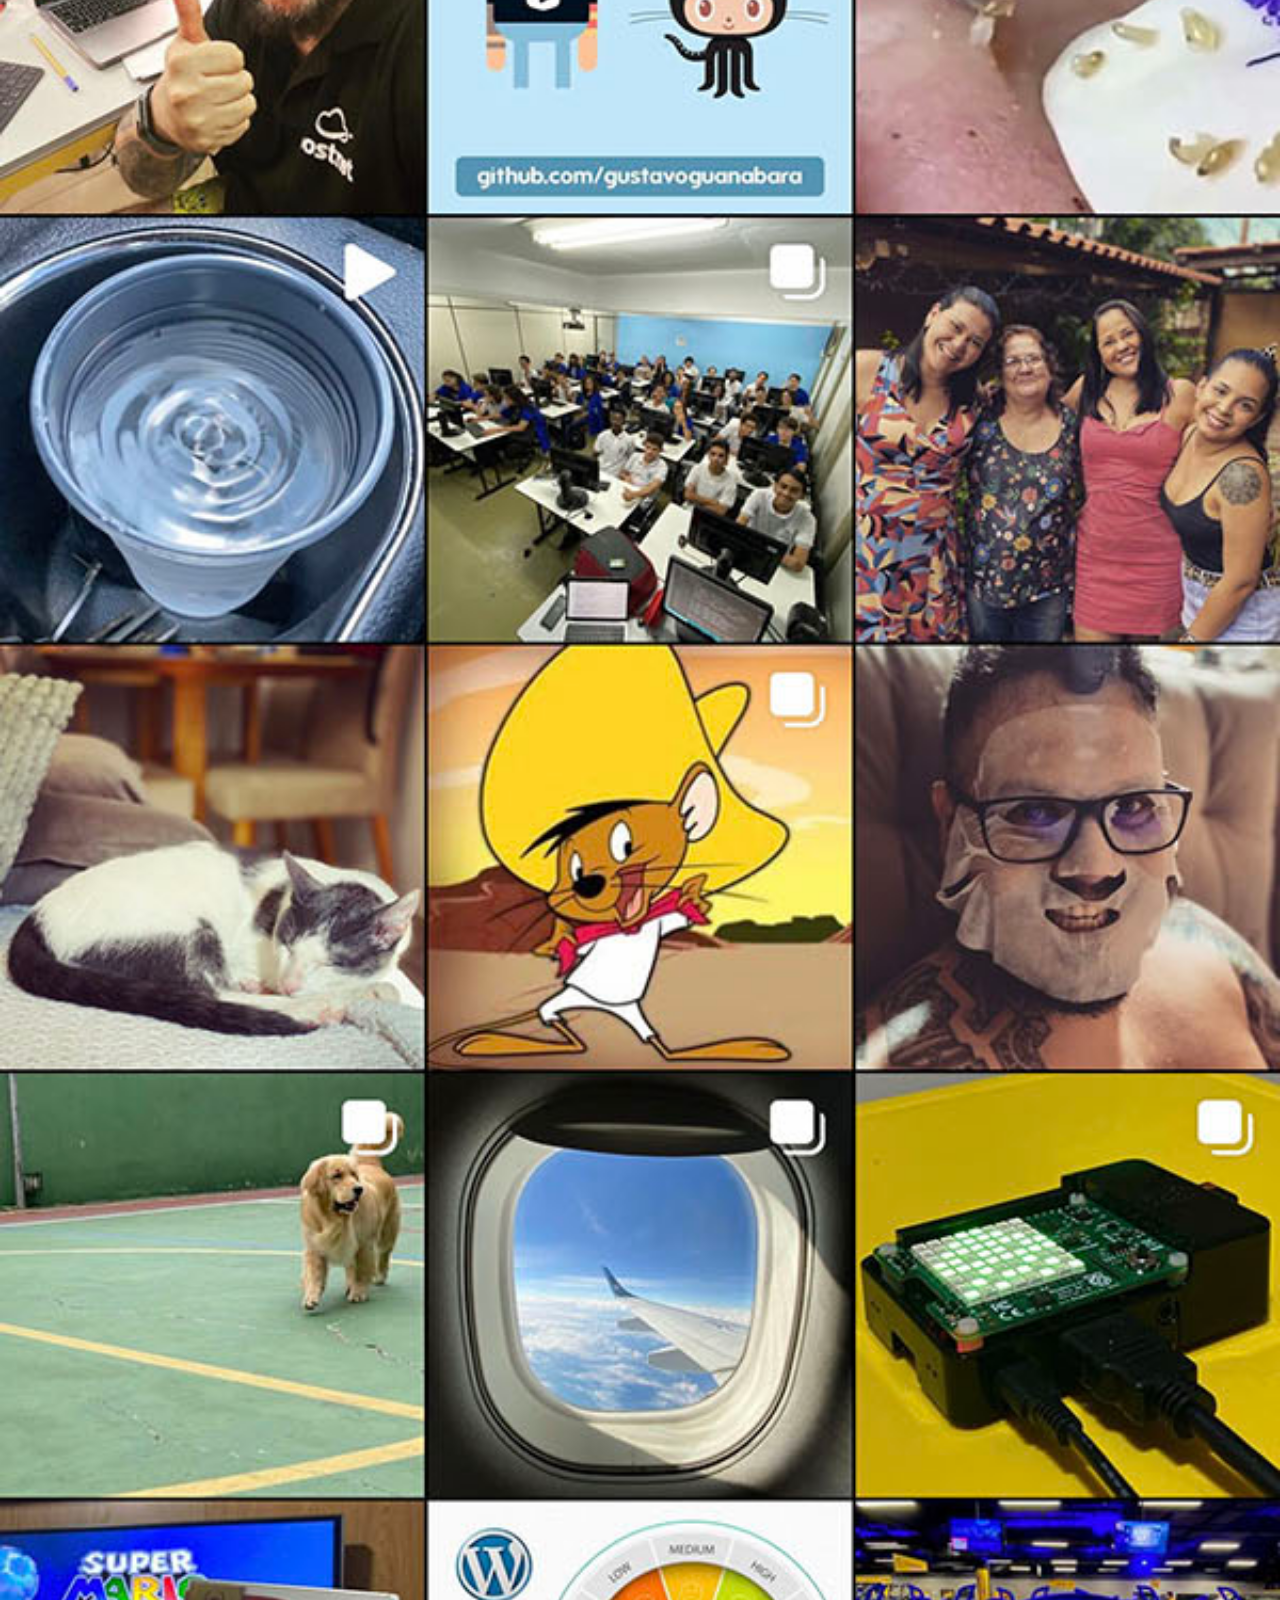
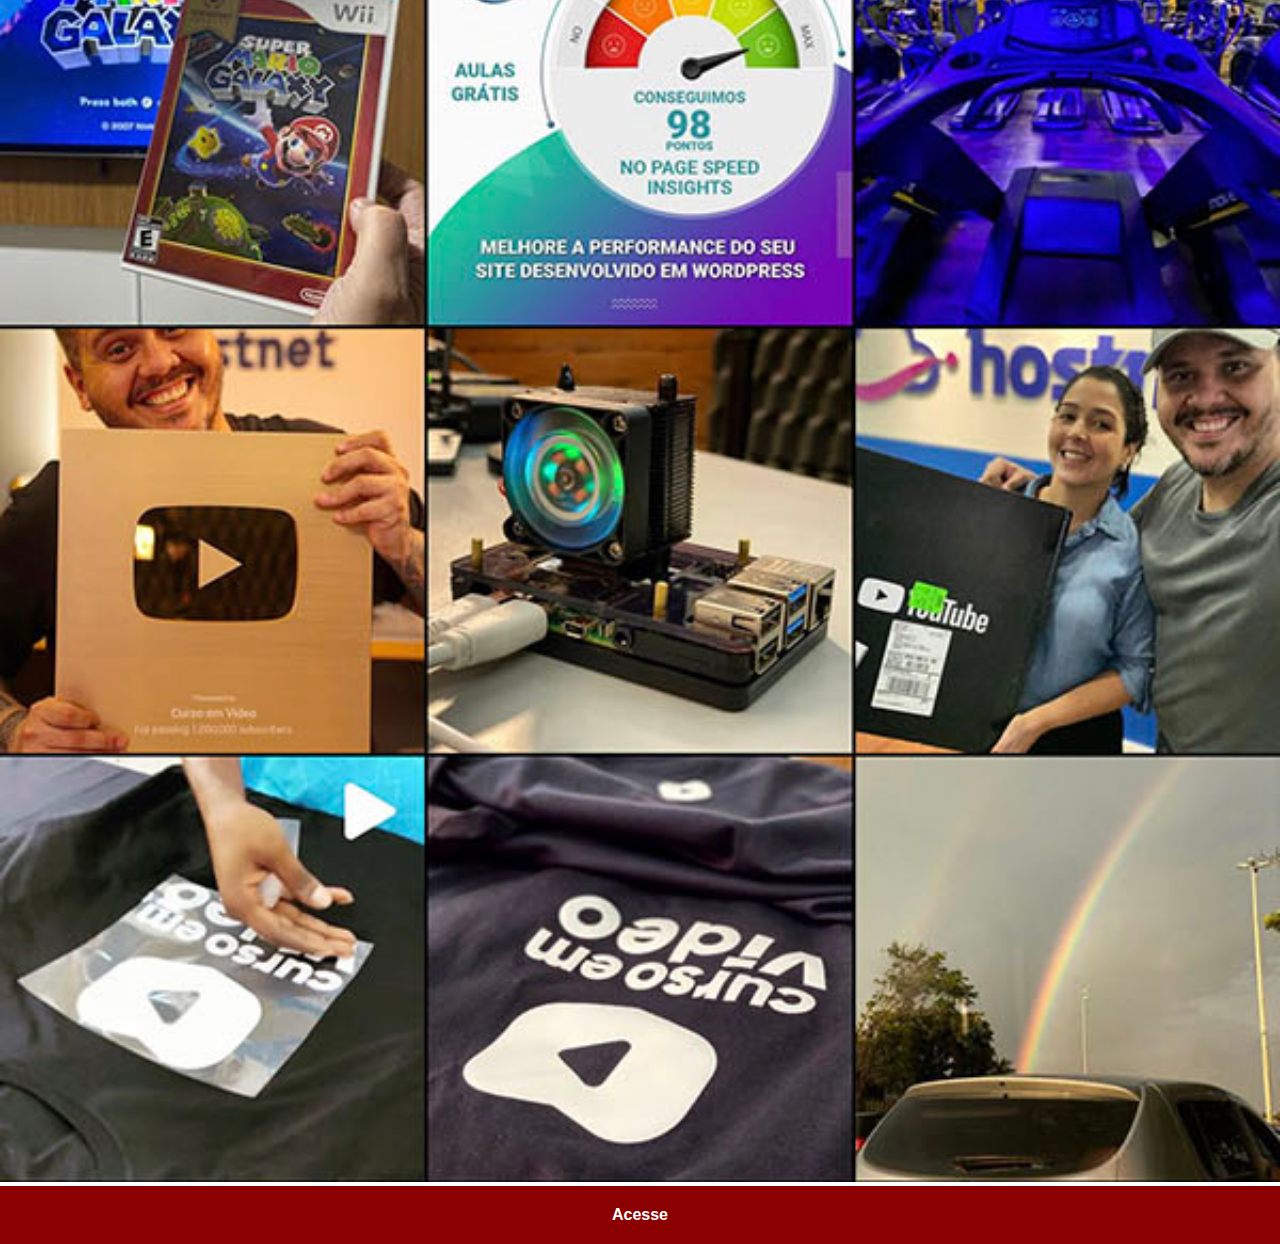
<file: instagram.html>
<!DOCTYPE html>
<html lang="pt-br">
<head>
    <meta charset="UTF-8">
    <meta name="viewport" content="width=device-width, initial-scale=1.0">
    <title>instagram</title>
    <link rel="stylesheet" href="estilos/social.css">
</head>
<body>
    <img src="imagens/tela-instagram.jpg" alt="instagram">
    <a href="https://www.instagram.com/gustavoguanabara/">Acesse</a>
</body>
</html>
</file>
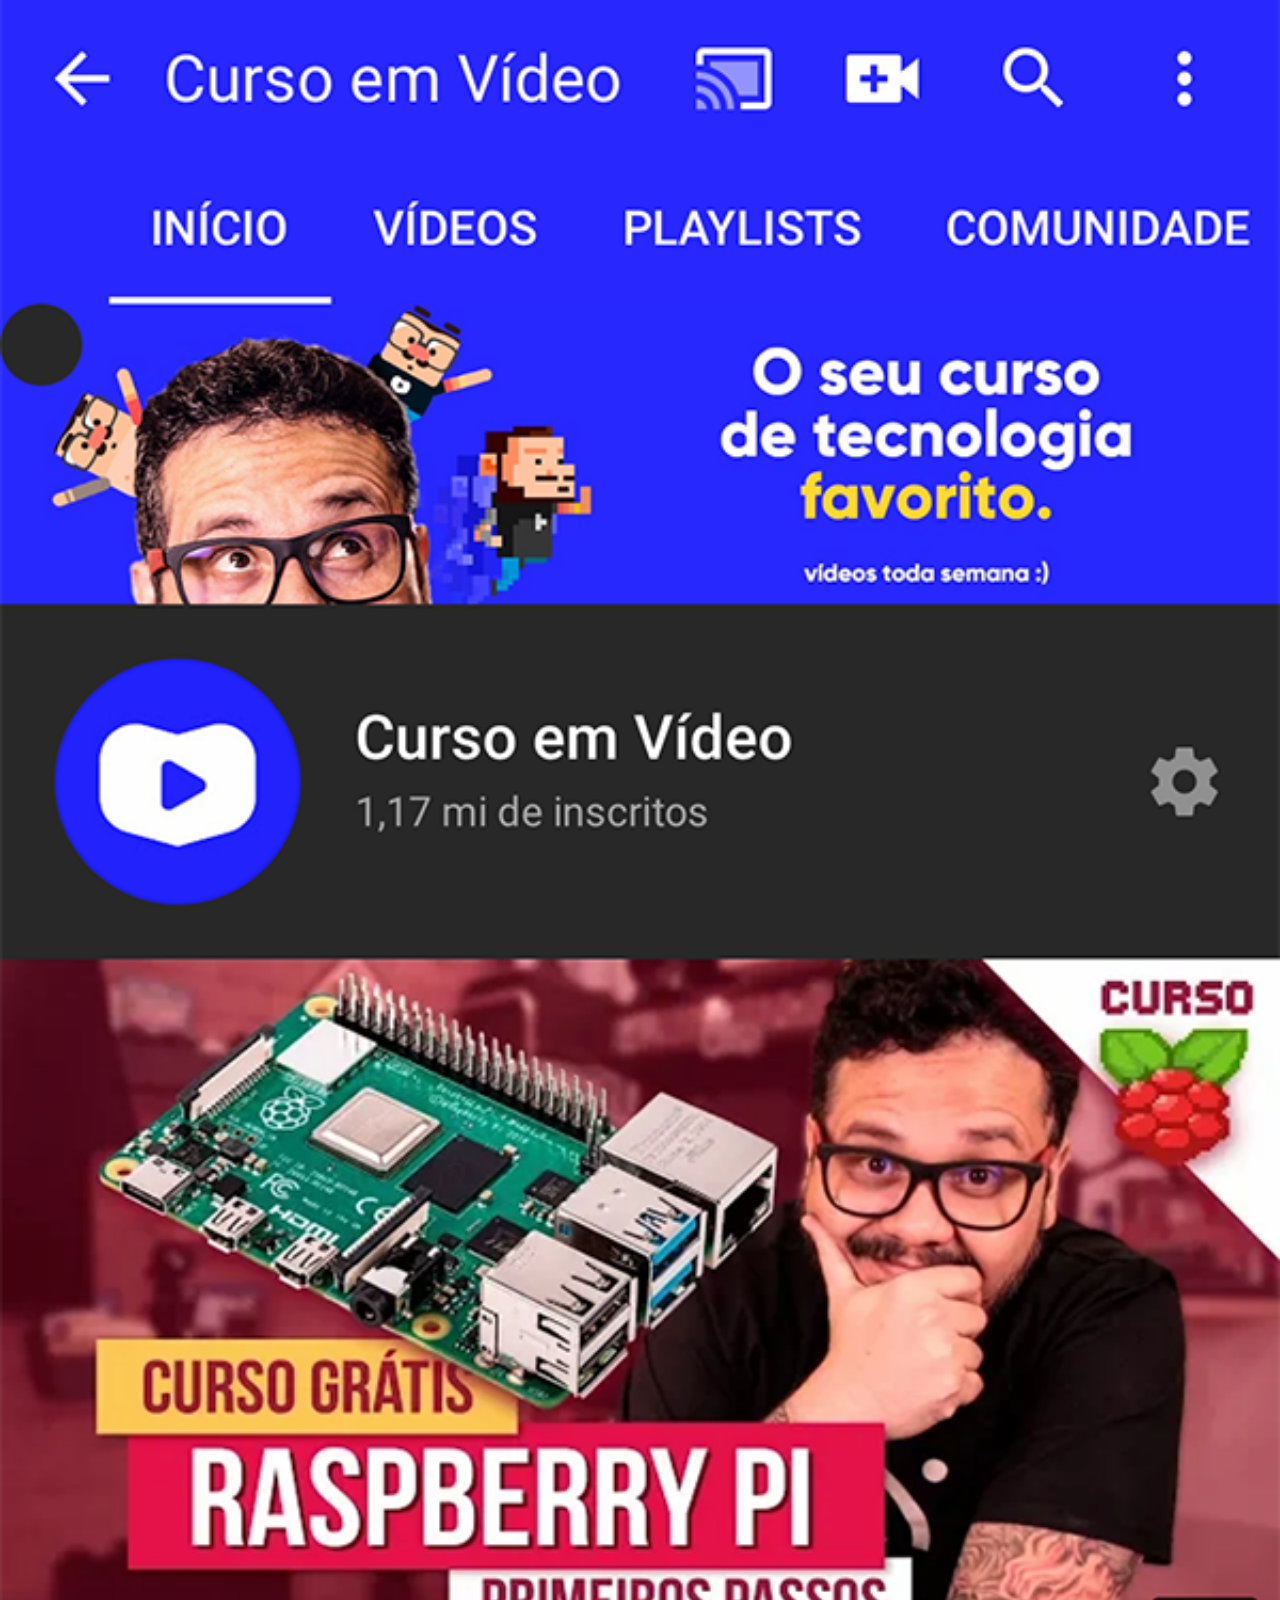
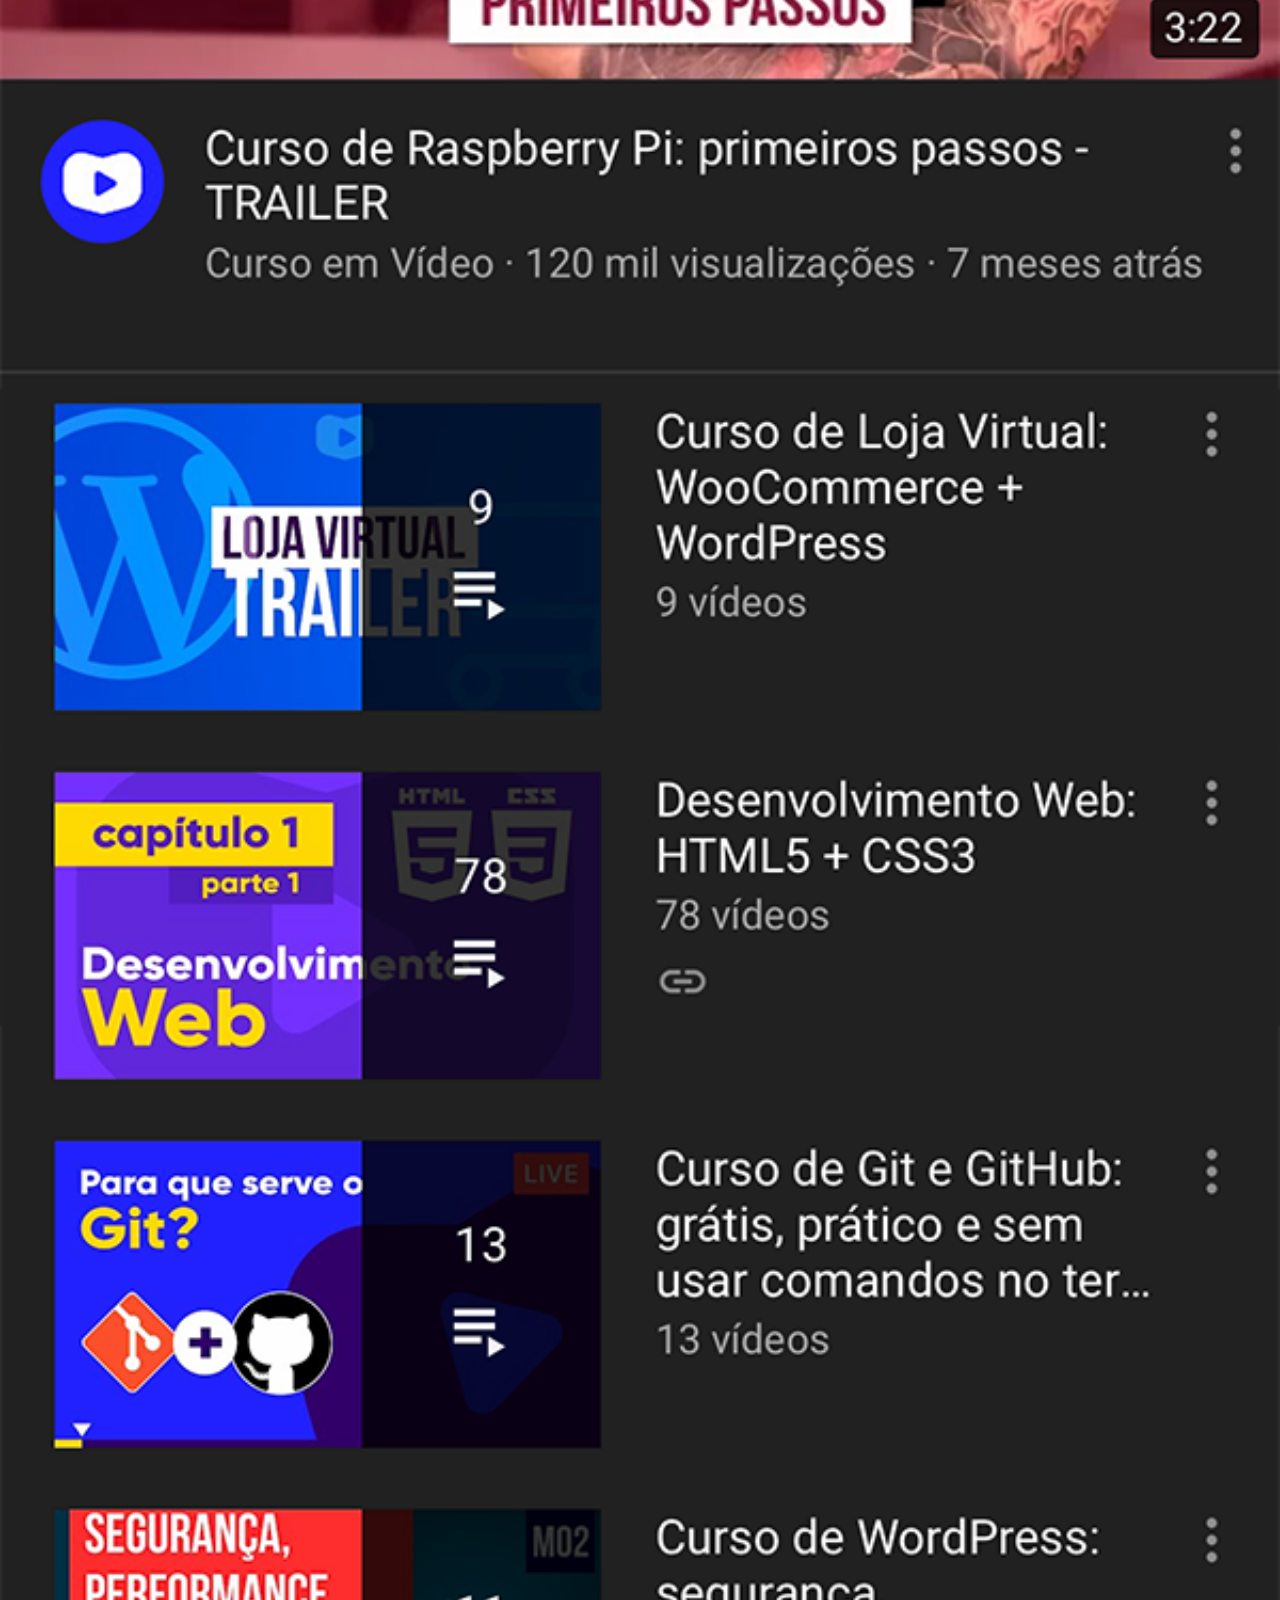
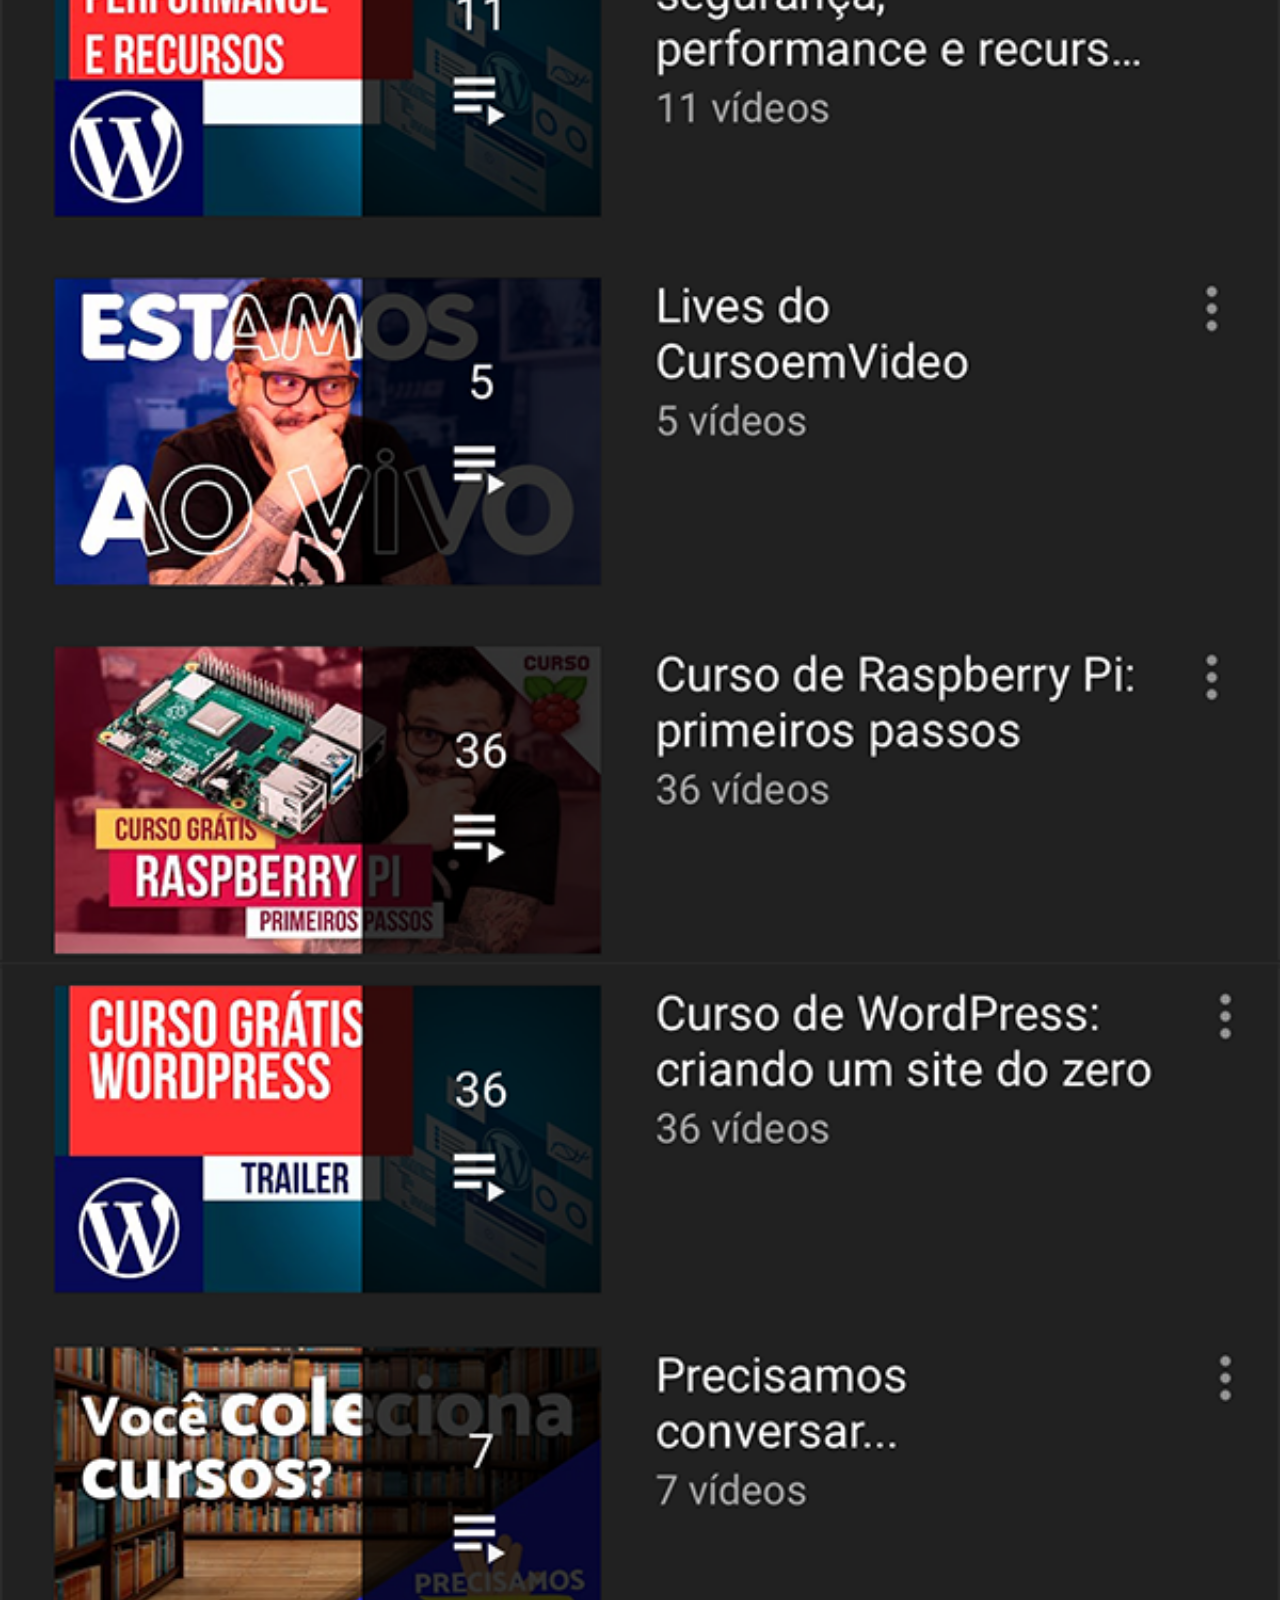
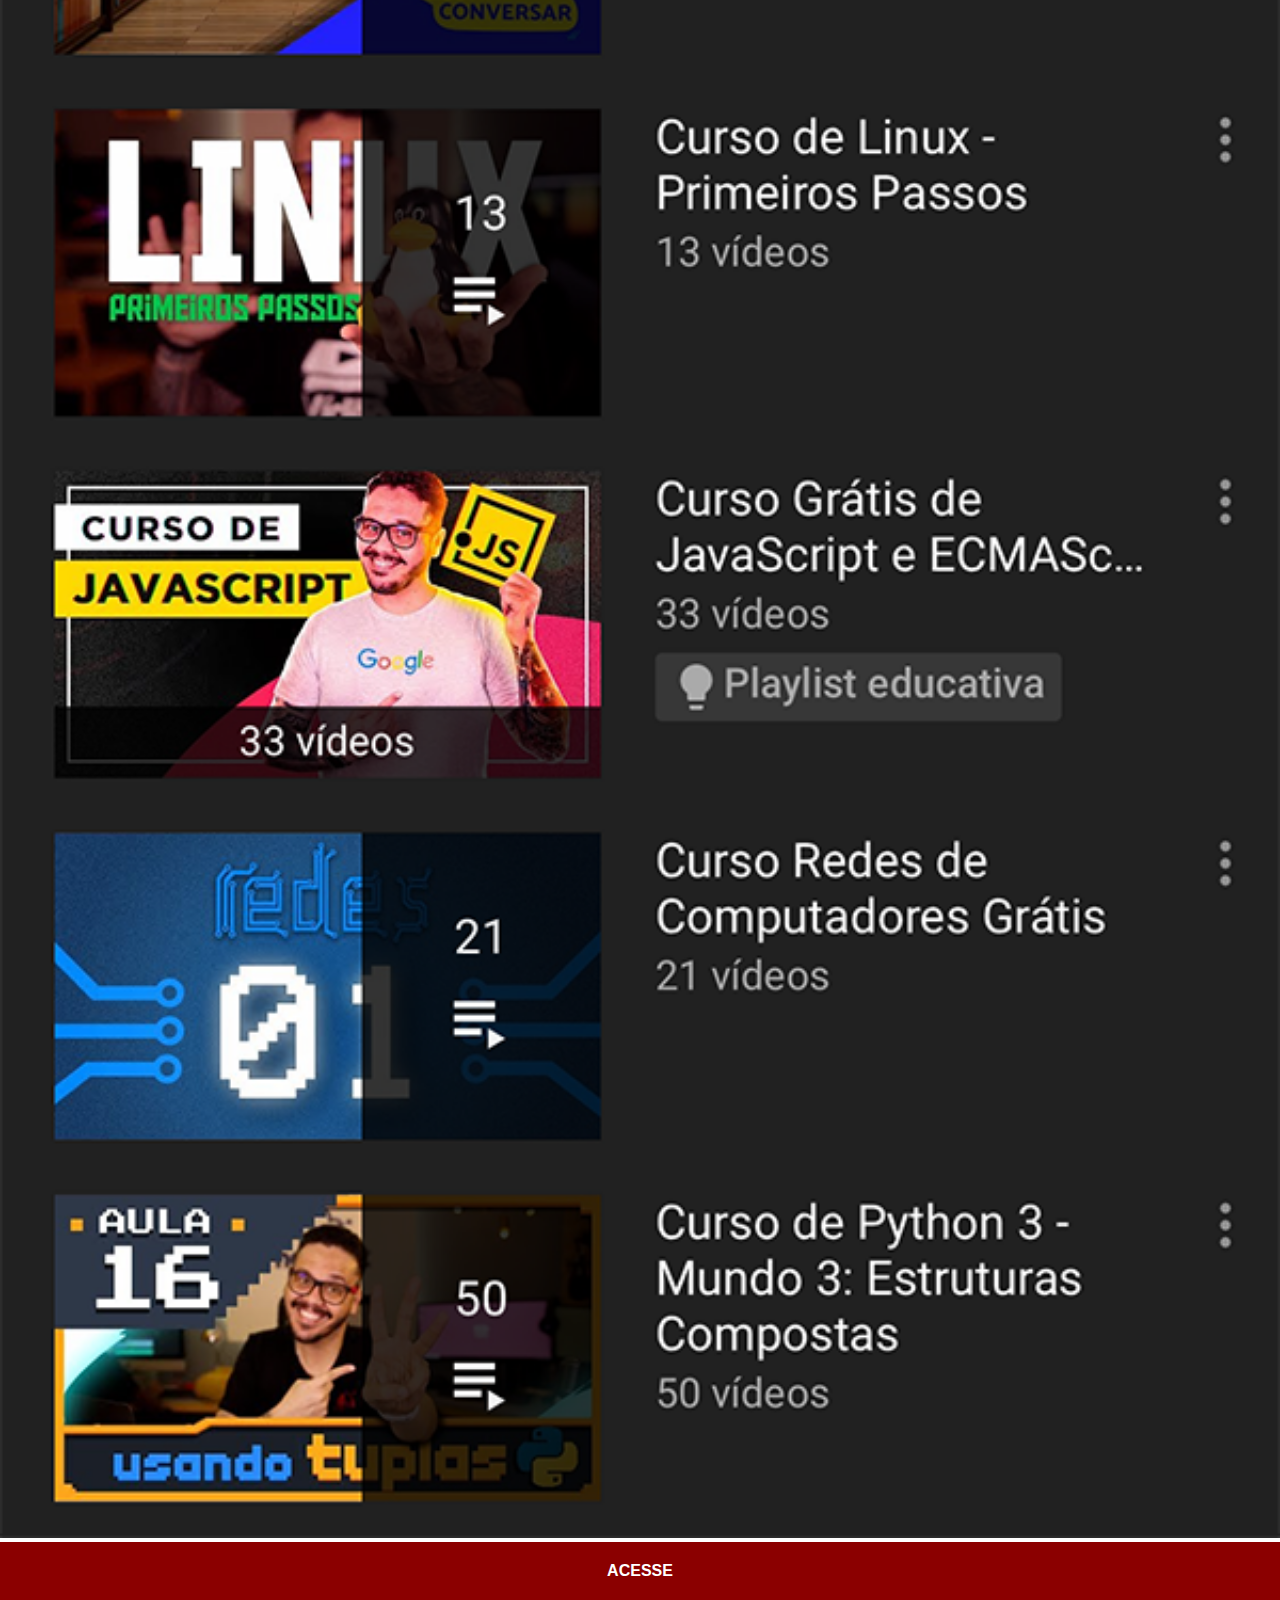
<file: youtube.html>
<!DOCTYPE html>
<html lang="pt-br">
<head>
    <meta charset="UTF-8">
    <meta name="viewport" content="width=device-width, initial-scale=1.0">
    <title>youtube</title>
    <link rel="stylesheet" href="estilos/social.css">
</head>
<body>
    <img src="imagens/tela-youtube.png" alt="youtube">
    <a href="https://www.youtube.com/c/CursoemV%C3%ADdeo" target="_blank"> ACESSE</a>
</body>
</html>
</file>
<file: estilos/style.css>
@charset "UTF-8";

* {
    margin: 0px;
    padding: 0px;
    font-family: Arial, Helvetica, sans-serif;
}

html, body{
    height: 100vh;
    width: 100vw;
    background-color: black;
}

body{
    background: url('../imagens/fundo-cinza.jpg')no-repeat top center;
    background-size: cover;
    background-attachment: fixed;
}

main{
    position: relative;
    height: 100vh;
    
}

section#telefone{
    position: absolute;
    top: 50%;
    left: 50%;
    transform: translate(-50%, -50%);

    height: 627px;
    width: 311px;
    background: url(../imagens/frame-iphone.png)no-repeat;

}

iframe#tela{
    position: relative;
    top: 80px;
    left: 22px;
    width: 269px;
    height: 471px;
}

section#redes-sociais img{
    width: 60px;
    margin: 10px;
    border-radius: 50%;
    box-shadow:2px 2px 5px rgba(0, 0, 0, 0.329);
    box-sizing: border-box;
    

}
section#redes-sociais img:hover{
    border: 2px solid rgba(255, 255, 255, 0.658);
    transform: translate(-3px, -3px);
    box-shadow: 5px 5px 10px rgba(0, 0, 0, 0.61);
    transition: transform 0.5s;
}
</file>
<file: estilos/social.css>
@charset "UTF8";
        
        *{
            margin: 0px;
            padding: 0px;
            font-family: Arial, Helvetica, sans-serif;
        }
        ::-webkit-scrollbar{
            width: 0px;
            height: 0px;
        }
        img{
            width: 100vw;

        }
        a{
            display: block;
            background-color: darkred;
            padding: 20px;
            text-align: center;
            font-weight: bolder;
            text-decoration: none;
            color: white;
        }
        a:hover{
            background-color: red;
        }
</file>
